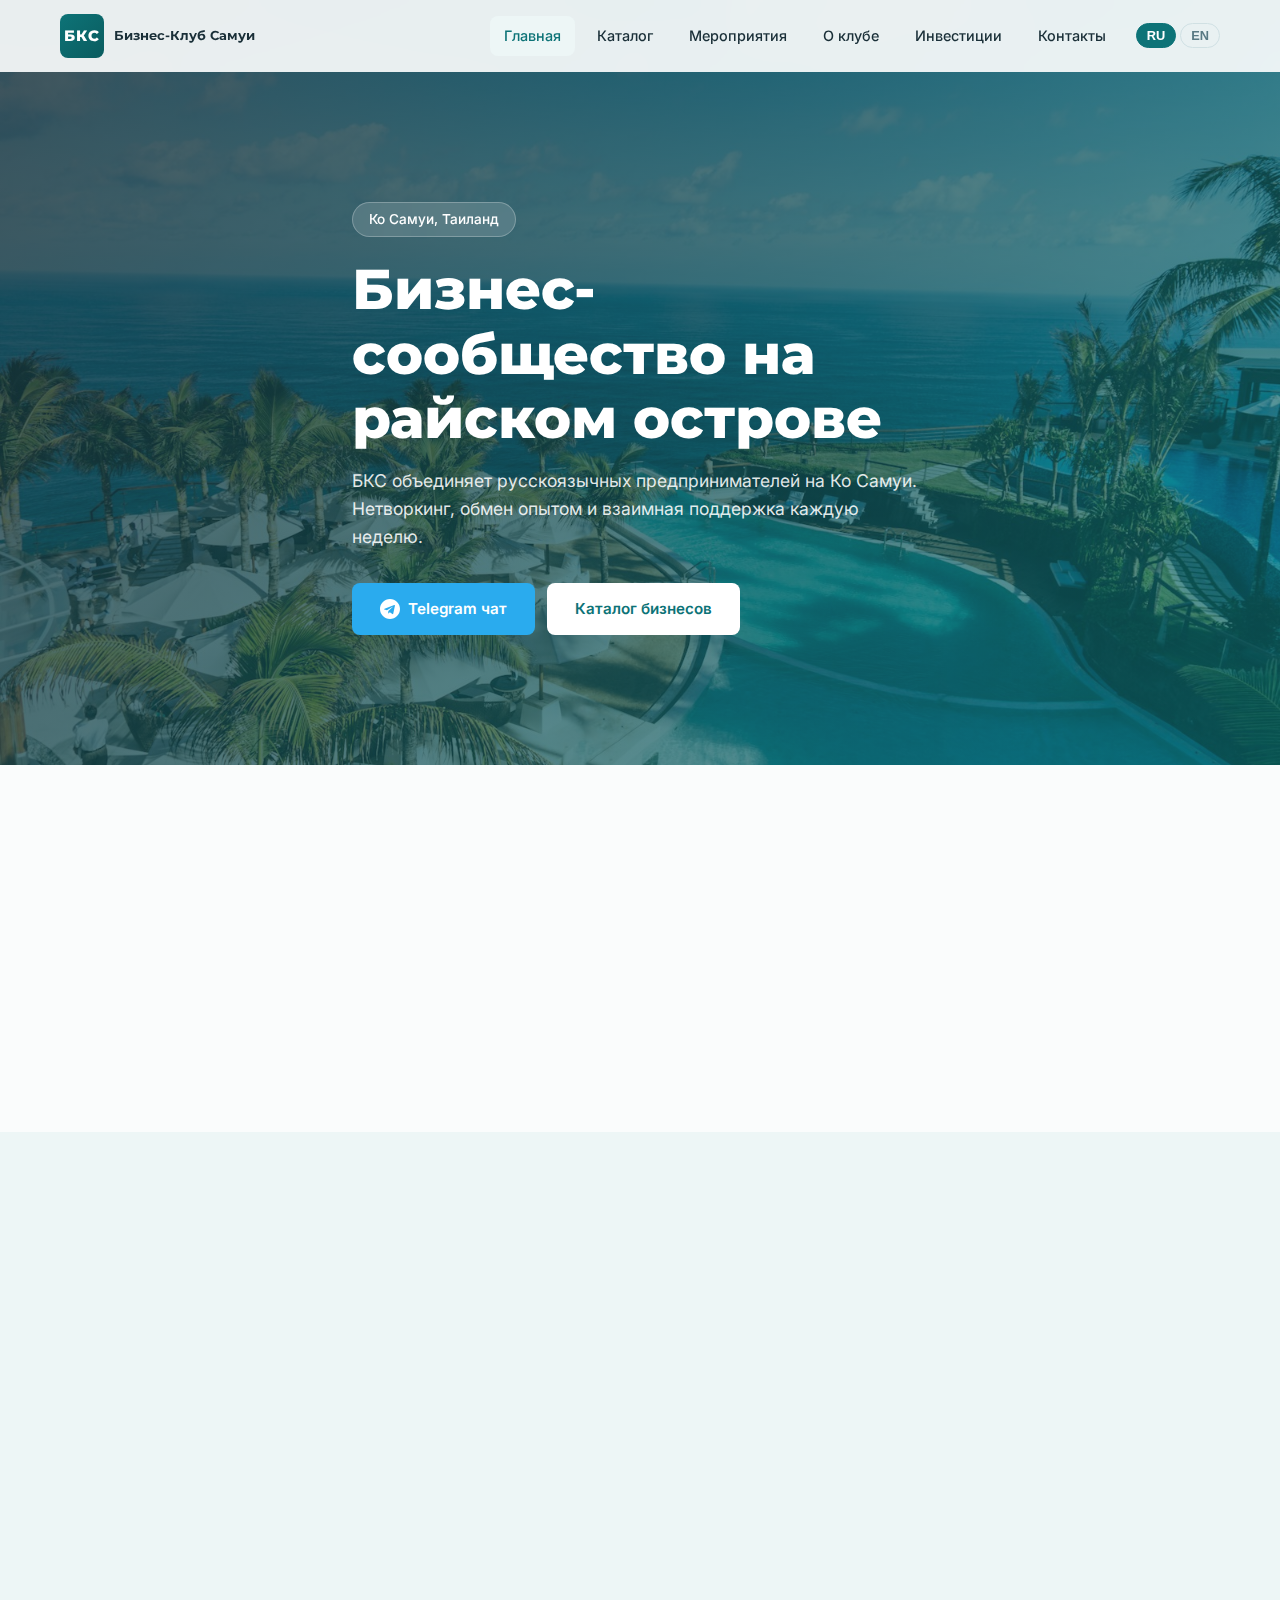
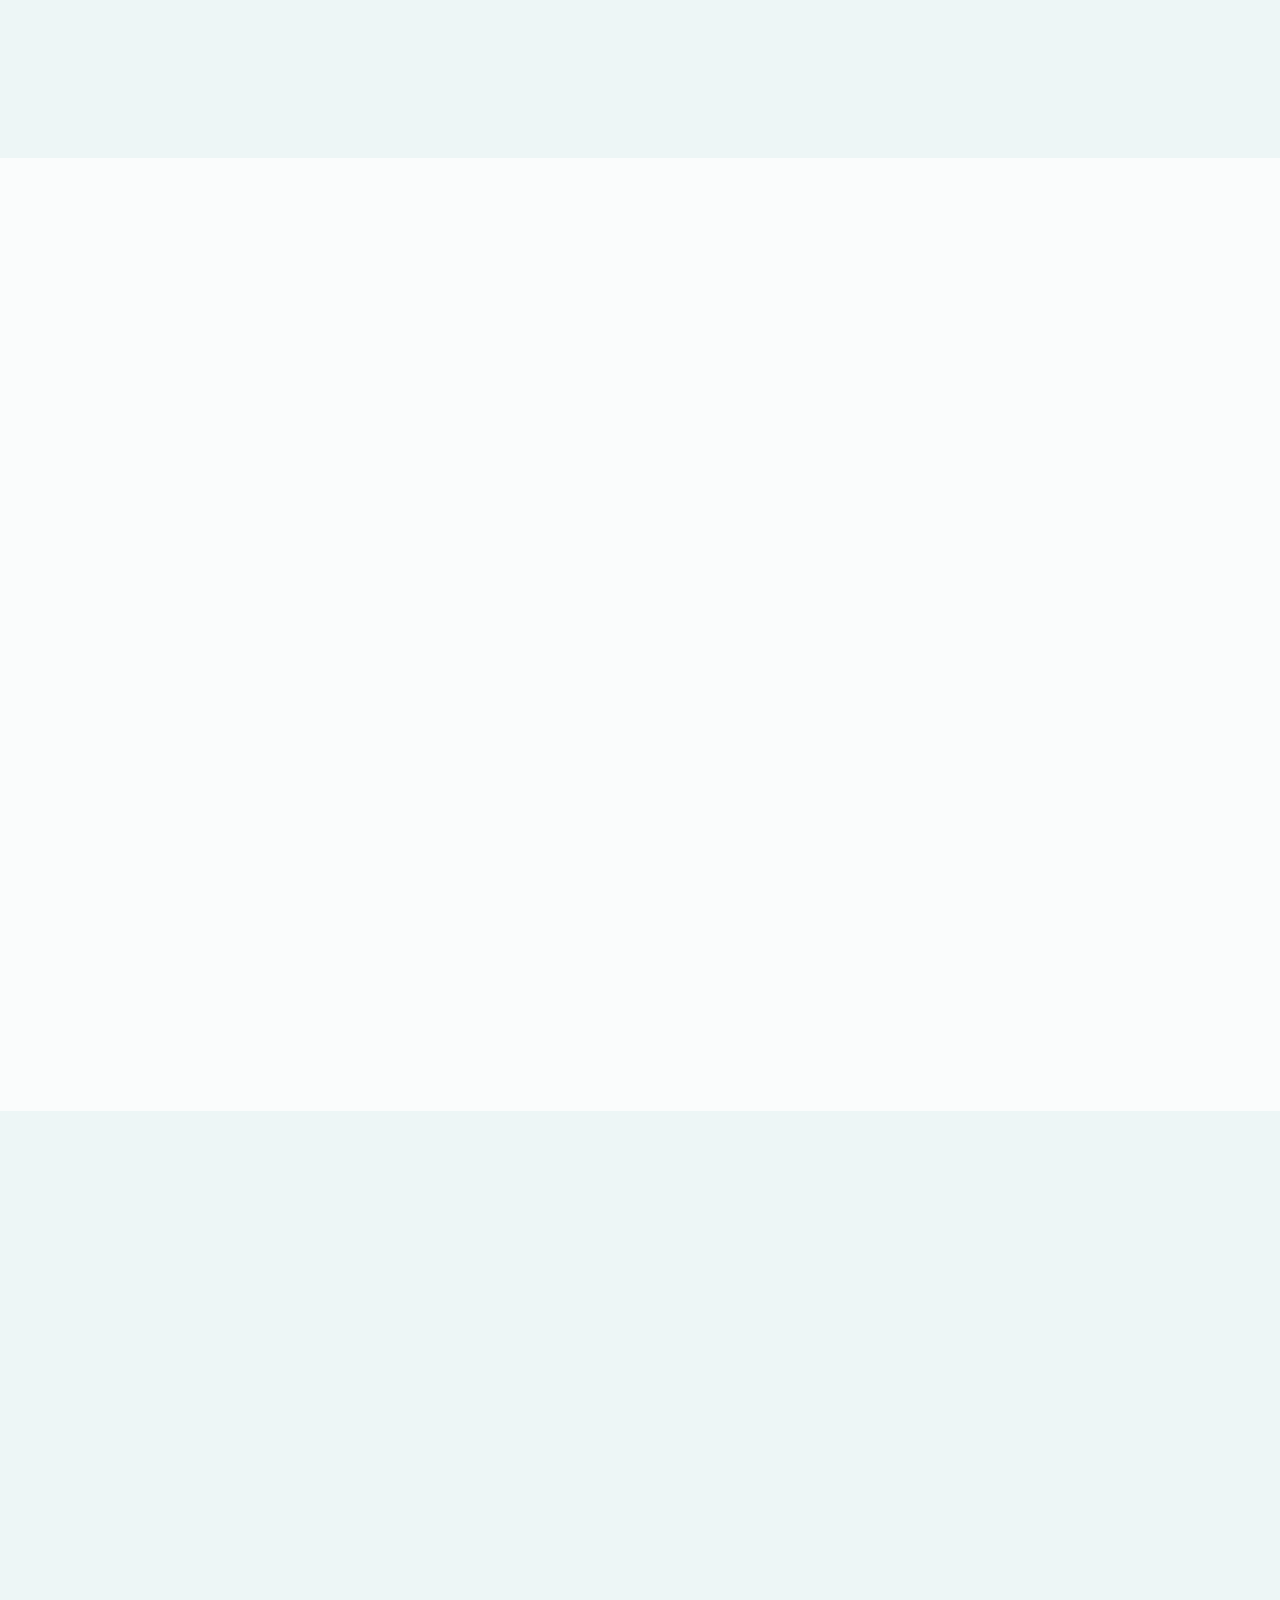
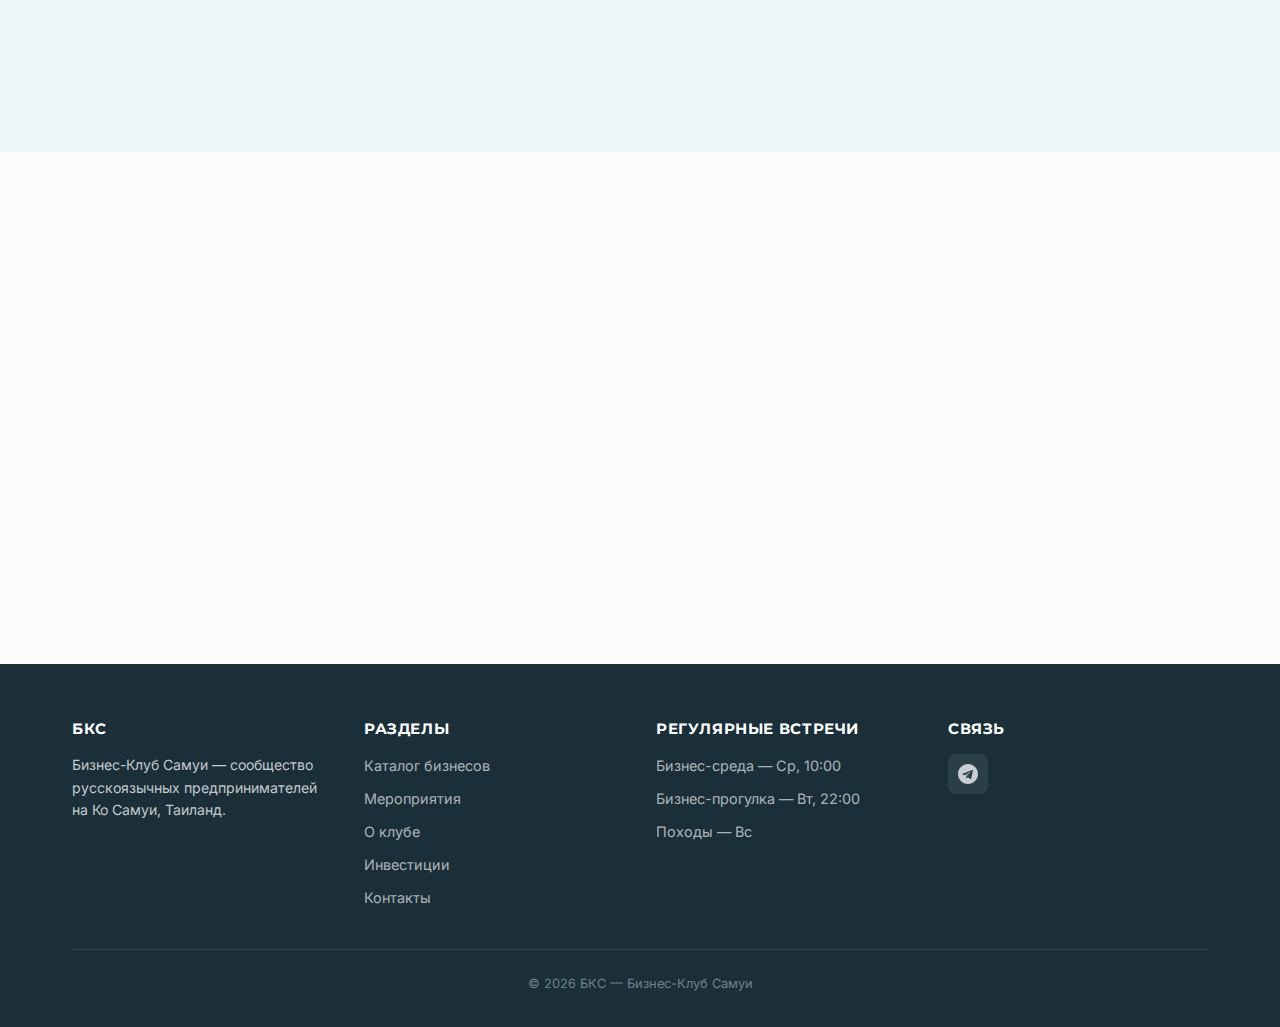
<file: index.html>
<!DOCTYPE html>
<html lang="ru">
<head>
  <meta charset="UTF-8">
  <meta name="viewport" content="width=device-width, initial-scale=1.0">
  <title>БКС — Бизнес-Клуб Самуи</title>
  <meta name="description" content="BKS — Business Club Samui. Russian-speaking business community on Koh Samui, Thailand. Networking, events, business directory.">
  <meta property="og:title" content="БКС — Бизнес-Клуб Самуи">
  <meta property="og:description" content="Русскоязычное бизнес-сообщество на Ко Самуи. Нетворкинг, мероприятия, каталог бизнесов.">
  <meta property="og:type" content="website">
  <meta property="og:locale" content="ru_RU">
  <link rel="canonical" href="https://samuibiz.club/">
  <link rel="preconnect" href="https://fonts.googleapis.com">
  <link rel="preconnect" href="https://fonts.gstatic.com" crossorigin>
  <link href="https://fonts.googleapis.com/css2?family=Inter:wght@400;500;600;700&family=Montserrat:wght@600;700;800&display=swap" rel="stylesheet">
  <link rel="icon" type="image/svg+xml" href="images/favicon.svg">
  <link rel="stylesheet" href="css/style.css">
  <script type="application/ld+json">
  {
    "@context": "https://schema.org",
    "@type": "Organization",
    "name": "BKS — Business Club Samui",
    "alternateName": "БКС — Бизнес-Клуб Самуи",
    "description": "Russian-speaking business community on Koh Samui, Thailand",
    "address": {
      "@type": "PostalAddress",
      "addressLocality": "Ko Samui",
      "addressRegion": "Surat Thani",
      "addressCountry": "TH"
    },
    "sameAs": ["https://t.me/samuibiz"]
  }
  </script>
</head>
<body>
  <a href="#main" class="skip-link" data-en="Skip to content" data-ru="К содержанию">К содержанию</a>

  <!-- Header -->
  <header class="header">
    <div class="header__inner">
      <a href="index.html" class="header__logo">
        <span class="logo-mark" data-en="BKS" data-ru="БКС">БКС</span>
        <span class="logo-text" data-en="Business Club Samui" data-ru="Бизнес-Клуб Самуи">Бизнес-Клуб Самуи</span>
      </a>

      <nav class="nav" aria-label="Main navigation">
        <a href="index.html" class="nav__link nav__link--active" data-en="Home" data-ru="Главная">Главная</a>
        <a href="directory.html" class="nav__link" data-en="Directory" data-ru="Каталог">Каталог</a>
        <a href="events.html" class="nav__link" data-en="Events" data-ru="Мероприятия">Мероприятия</a>
        <a href="about.html" class="nav__link" data-en="About" data-ru="О клубе">О клубе</a>
        <a href="investments.html" class="nav__link" data-en="Investments" data-ru="Инвестиции">Инвестиции</a>
        <a href="contacts.html" class="nav__link" data-en="Contacts" data-ru="Контакты">Контакты</a>
        <div class="lang-switch">
          <button class="lang-btn" data-lang="ru">RU</button>
          <button class="lang-btn" data-lang="en">EN</button>
        </div>
      </nav>

      <button class="hamburger" aria-label="Menu" aria-expanded="false">
        <span class="hamburger__line"></span>
        <span class="hamburger__line"></span>
        <span class="hamburger__line"></span>
      </button>
    </div>
  </header>

  <!-- Hero -->
  <section class="hero" style="background-image: url('images/hero-home.jpg'); background-color: var(--color-bg-dark);">
    <div class="hero__overlay"></div>
    <div class="container hero__content">
      <span class="hero__badge" data-en="Koh Samui, Thailand" data-ru="Ко Самуи, Таиланд">Ко Самуи, Таиланд</span>
      <h1 class="hero__title" data-en="Business Community on Paradise Island" data-ru="Бизнес-сообщество на райском острове">Бизнес-сообщество на райском острове</h1>
      <p class="hero__subtitle" data-en="BKS unites Russian-speaking entrepreneurs on Koh Samui. Networking, knowledge sharing, and mutual support every week." data-ru="БКС объединяет русскоязычных предпринимателей на Ко Самуи. Нетворкинг, обмен опытом и взаимная поддержка каждую неделю.">БКС объединяет русскоязычных предпринимателей на Ко Самуи. Нетворкинг, обмен опытом и взаимная поддержка каждую неделю.</p>
      <div class="hero__buttons">
        <a href="https://t.me/samuibiz" target="_blank" class="btn btn--telegram">
          <svg width="20" height="20" viewBox="0 0 24 24" fill="currentColor"><path d="M12 0C5.373 0 0 5.373 0 12s5.373 12 12 12 12-5.373 12-12S18.627 0 12 0zm5.894 8.221l-1.97 9.28c-.145.658-.537.818-1.084.508l-3-2.21-1.446 1.394c-.16.16-.295.295-.605.295l.213-3.053 5.56-5.023c.242-.213-.054-.334-.373-.121l-6.869 4.326-2.96-.924c-.64-.203-.658-.64.135-.954l11.566-4.458c.538-.196 1.006.128.832.94z"/></svg>
          <span data-en="Join Telegram" data-ru="Telegram чат">Telegram чат</span>
        </a>
        <a href="directory.html" class="btn btn--white" data-en="Business Directory" data-ru="Каталог бизнесов">Каталог бизнесов</a>
      </div>
    </div>
  </section>

  <main id="main">
    <!-- Stats -->
    <section class="section">
      <div class="container">
        <div class="stats fade-in">
          <div class="stat">
            <div class="stat__number">50+</div>
            <div class="stat__label" data-en="Members" data-ru="Участников">Участников</div>
          </div>
          <div class="stat">
            <div class="stat__number">30+</div>
            <div class="stat__label" data-en="Businesses" data-ru="Бизнесов">Бизнесов</div>
          </div>
          <div class="stat">
            <div class="stat__number">100+</div>
            <div class="stat__label" data-en="Events per Year" data-ru="Встреч в год">Встреч в год</div>
          </div>
          <div class="stat">
            <div class="stat__number">12</div>
            <div class="stat__label" data-en="Categories" data-ru="Категорий">Категорий</div>
          </div>
        </div>
      </div>
    </section>

    <!-- About Preview -->
    <section class="section section--alt">
      <div class="container">
        <div class="split fade-in">
          <img class="split__image" src="images/meeting.jpg" alt="BKS networking meeting">
          <div class="split__content">
            <h2 data-en="What is BKS?" data-ru="Что такое БКС?">Что такое БКС?</h2>
            <p data-en="BKS (Business Club Samui) is a community of Russian-speaking entrepreneurs and professionals living on Koh Samui. We meet every Wednesday to share experience, find partners, and support each other's businesses." data-ru="БКС (Бизнес-Клуб Самуи) — это сообщество русскоязычных предпринимателей и профессионалов, живущих на Ко Самуи. Мы встречаемся каждую среду, чтобы обмениваться опытом, находить партнёров и поддерживать бизнес друг друга.">БКС (Бизнес-Клуб Самуи) — это сообщество русскоязычных предпринимателей и профессионалов, живущих на Ко Самуи. Мы встречаемся каждую среду, чтобы обмениваться опытом, находить партнёров и поддерживать бизнес друг друга.</p>
            <a href="about.html" class="btn btn--outline btn--sm" data-en="Learn More" data-ru="Подробнее">Подробнее</a>
          </div>
        </div>
      </div>
    </section>

    <!-- Regular Events -->
    <section class="section">
      <div class="container">
        <h2 class="section-title fade-in" data-en="Regular Events" data-ru="Регулярные встречи">Регулярные встречи</h2>
        <p class="section-subtitle fade-in" data-en="Three formats — morning, evening, and adventure" data-ru="Три формата — утренний, вечерний и приключение">Три формата — утренний, вечерний и приключение</p>
        <div style="display: flex; flex-direction: column; gap: 20px;">
          <div class="event-card event-card--featured fade-in">
            <div class="event-card__date">
              <span class="event-card__day" data-en="WED" data-ru="СР">СР</span>
              <span class="event-card__month">10:00</span>
            </div>
            <div class="event-card__info">
              <h3 class="event-card__title" data-en="Business Wednesday" data-ru="Бизнес-среда">Бизнес-среда</h3>
              <div class="event-card__meta">
                <span class="event-card__meta-item" data-en="Every Wednesday, 10:00" data-ru="Каждую среду, 10:00">Каждую среду, 10:00</span>
                <span class="event-card__meta-item" data-en="Cafe Plankton" data-ru="Кафе Планктон">Кафе Планктон</span>
              </div>
              <p class="event-card__desc" data-en="Informal networking meeting. Bring your business cards, share news, find partners and clients among the Russian-speaking business community of Samui." data-ru="Неформальная нетворкинг-встреча. Приходите с визитками, делитесь новостями, находите партнёров и клиентов среди русскоязычного бизнес-сообщества Самуи.">Неформальная нетворкинг-встреча. Приходите с визитками, делитесь новостями, находите партнёров и клиентов среди русскоязычного бизнес-сообщества Самуи.</p>
            </div>
          </div>
          <div class="event-card event-card--featured fade-in">
            <div class="event-card__date">
              <span class="event-card__day" data-en="TUE" data-ru="ВТ">ВТ</span>
              <span class="event-card__month">22:00</span>
            </div>
            <div class="event-card__info">
              <h3 class="event-card__title" data-en="Evening Business Walk" data-ru="Вечерняя Бизнес-прогулка">Вечерняя Бизнес-прогулка</h3>
              <div class="event-card__meta">
                <span class="event-card__meta-item" data-en="Every Tuesday, 22:00" data-ru="Каждый вторник, 22:00">Каждый вторник, 22:00</span>
                <span class="event-card__meta-item" data-en="Lake near the basketball court" data-ru="Озеро у баскетбольной площадки">Озеро у баскетбольной площадки</span>
              </div>
              <p class="event-card__desc" data-en="Evening networking walk for those who prefer to think while moving. Walk, talk, and build connections in a relaxed atmosphere." data-ru="Вечерняя нетворкинг-прогулка для тех, кто предпочитает думать на ходу. Идём, разговариваем и строим связи в расслабленной атмосфере.">Вечерняя нетворкинг-прогулка для тех, кто предпочитает думать на ходу. Идём, разговариваем и строим связи в расслабленной атмосфере.</p>
            </div>
          </div>
          <div class="event-card event-card--featured fade-in">
            <div class="event-card__date">
              <span class="event-card__day" data-en="SUN" data-ru="ВС">ВС</span>
              <span class="event-card__month" data-en="morning" data-ru="утро">утро</span>
            </div>
            <div class="event-card__info">
              <h3 class="event-card__title" data-en="Jungle Calling! Hikes on Samui" data-ru="Джунгли зовут! Походы на Самуи">Джунгли зовут! Походы на Самуи</h3>
              <div class="event-card__meta">
                <span class="event-card__meta-item" data-en="Every Sunday" data-ru="Каждое воскресенье">Каждое воскресенье</span>
                <span class="event-card__meta-item" data-en="Various trails on Koh Samui" data-ru="Разные маршруты по Ко Самуи">Разные маршруты по Ко Самуи</span>
              </div>
              <p class="event-card__desc" data-en="Weekly jungle hikes exploring Samui's trails and hidden spots. Campfires, tea, and great company. Free for everyone, families with kids welcome!" data-ru="Еженедельные походы по джунглям — исследуем тропы и скрытые уголки острова. Костры, чай и отличная компания. Бесплатно, семьи с детьми приветствуются!">Еженедельные походы по джунглям — исследуем тропы и скрытые уголки острова. Костры, чай и отличная компания. Бесплатно, семьи с детьми приветствуются!</p>
            </div>
          </div>
        </div>
        <div style="text-align: center; margin-top: 32px;" class="fade-in">
          <a href="events.html" class="btn btn--outline btn--sm" data-en="All Events" data-ru="Все мероприятия">Все мероприятия</a>
        </div>
      </div>
    </section>

    <!-- Featured Businesses -->
    <section class="section section--alt">
      <div class="container">
        <h2 class="section-title fade-in" data-en="Featured Businesses" data-ru="Избранные бизнесы">Избранные бизнесы</h2>
        <p class="section-subtitle fade-in" data-en="Members of our business club" data-ru="Участники нашего бизнес-клуба">Участники нашего бизнес-клуба</p>
        <div class="cards-grid fade-in" id="featured-businesses">
          <!-- Filled by directory.js or hardcoded samples -->
          <div class="biz-card">
            <div class="biz-card__member-badge" data-en="BKS Member" data-ru="Член БКС">Член БКС</div>
            <div class="biz-card__header">
              <div class="biz-card__avatar biz-card__avatar--placeholder">N</div>
              <div>
                <h3 class="biz-card__name" data-en="Real Estate Agency" data-ru="Агентство недвижимости">Агентство недвижимости</h3>
                <span class="biz-card__category" data-en="Real Estate" data-ru="Недвижимость">Недвижимость</span>
              </div>
            </div>
            <p class="biz-card__desc" data-en="Premium villas and apartments on Koh Samui. Sales, rentals, investment consulting." data-ru="Премиум виллы и апартаменты на Ко Самуи. Продажа, аренда, инвестиционный консалтинг.">Премиум виллы и апартаменты на Ко Самуи. Продажа, аренда, инвестиционный консалтинг.</p>
            <div class="biz-card__footer">
              <span class="biz-card__link">
                <svg width="16" height="16" viewBox="0 0 24 24" fill="currentColor"><path d="M12 2.163c3.204 0 3.584.012 4.85.07 3.252.148 4.771 1.691 4.919 4.919.058 1.265.069 1.645.069 4.849 0 3.205-.012 3.584-.069 4.849-.149 3.225-1.664 4.771-4.919 4.919-1.266.058-1.644.07-4.85.07-3.204 0-3.584-.012-4.849-.07-3.26-.149-4.771-1.699-4.919-4.92-.058-1.265-.07-1.644-.07-4.849 0-3.204.013-3.583.07-4.849.149-3.227 1.664-4.771 4.919-4.919 1.266-.057 1.645-.069 4.849-.069zM12 0C8.741 0 8.333.014 7.053.072 2.695.272.273 2.69.073 7.052.014 8.333 0 8.741 0 12c0 3.259.014 3.668.072 4.948.2 4.358 2.618 6.78 6.98 6.98C8.333 23.986 8.741 24 12 24c3.259 0 3.668-.014 4.948-.072 4.354-.2 6.782-2.618 6.979-6.98.059-1.28.073-1.689.073-4.948 0-3.259-.014-3.667-.072-4.947-.196-4.354-2.617-6.78-6.979-6.98C15.668.014 15.259 0 12 0zm0 5.838a6.162 6.162 0 100 12.324 6.162 6.162 0 000-12.324zM12 16a4 4 0 110-8 4 4 0 010 8zm6.406-11.845a1.44 1.44 0 100 2.881 1.44 1.44 0 000-2.881z"/></svg>
                @example
              </span>
            </div>
          </div>

          <div class="biz-card">
            <div class="biz-card__member-badge" data-en="BKS Member" data-ru="Член БКС">Член БКС</div>
            <div class="biz-card__header">
              <div class="biz-card__avatar biz-card__avatar--placeholder">F</div>
              <div>
                <h3 class="biz-card__name" data-en="Photo Studio" data-ru="Фотостудия">Фотостудия</h3>
                <span class="biz-card__category" data-en="Photo & Video" data-ru="Фото и видео">Фото и видео</span>
              </div>
            </div>
            <p class="biz-card__desc" data-en="Professional photography on Koh Samui. Weddings, portraits, commercial shoots." data-ru="Профессиональная фотография на Ко Самуи. Свадьбы, портреты, коммерческие съёмки.">Профессиональная фотография на Ко Самуи. Свадьбы, портреты, коммерческие съёмки.</p>
            <div class="biz-card__footer">
              <span class="biz-card__link">
                <svg width="16" height="16" viewBox="0 0 24 24" fill="currentColor"><path d="M12 2.163c3.204 0 3.584.012 4.85.07 3.252.148 4.771 1.691 4.919 4.919.058 1.265.069 1.645.069 4.849 0 3.205-.012 3.584-.069 4.849-.149 3.225-1.664 4.771-4.919 4.919-1.266.058-1.644.07-4.85.07-3.204 0-3.584-.012-4.849-.07-3.26-.149-4.771-1.699-4.919-4.92-.058-1.265-.07-1.644-.07-4.849 0-3.204.013-3.583.07-4.849.149-3.227 1.664-4.771 4.919-4.919 1.266-.057 1.645-.069 4.849-.069zM12 0C8.741 0 8.333.014 7.053.072 2.695.272.273 2.69.073 7.052.014 8.333 0 8.741 0 12c0 3.259.014 3.668.072 4.948.2 4.358 2.618 6.78 6.98 6.98C8.333 23.986 8.741 24 12 24c3.259 0 3.668-.014 4.948-.072 4.354-.2 6.782-2.618 6.979-6.98.059-1.28.073-1.689.073-4.948 0-3.259-.014-3.667-.072-4.947-.196-4.354-2.617-6.78-6.979-6.98C15.668.014 15.259 0 12 0zm0 5.838a6.162 6.162 0 100 12.324 6.162 6.162 0 000-12.324zM12 16a4 4 0 110-8 4 4 0 010 8zm6.406-11.845a1.44 1.44 0 100 2.881 1.44 1.44 0 000-2.881z"/></svg>
                @example
              </span>
            </div>
          </div>

          <div class="biz-card">
            <div class="biz-card__member-badge" data-en="BKS Member" data-ru="Член БКС">Член БКС</div>
            <div class="biz-card__header">
              <div class="biz-card__avatar biz-card__avatar--placeholder">R</div>
              <div>
                <h3 class="biz-card__name" data-en="Thai Restaurant" data-ru="Тайский ресторан">Тайский ресторан</h3>
                <span class="biz-card__category" data-en="Restaurants & Cafes" data-ru="Рестораны и кафе">Рестораны и кафе</span>
              </div>
            </div>
            <p class="biz-card__desc" data-en="Authentic Thai and European cuisine. Cozy atmosphere on the beach. Events and private parties." data-ru="Аутентичная тайская и европейская кухня. Уютная атмосфера на пляже. Мероприятия и частные вечеринки.">Аутентичная тайская и европейская кухня. Уютная атмосфера на пляже. Мероприятия и частные вечеринки.</p>
            <div class="biz-card__footer">
              <span class="biz-card__link">
                <svg width="16" height="16" viewBox="0 0 24 24" fill="currentColor"><path d="M12 2.163c3.204 0 3.584.012 4.85.07 3.252.148 4.771 1.691 4.919 4.919.058 1.265.069 1.645.069 4.849 0 3.205-.012 3.584-.069 4.849-.149 3.225-1.664 4.771-4.919 4.919-1.266.058-1.644.07-4.85.07-3.204 0-3.584-.012-4.849-.07-3.26-.149-4.771-1.699-4.919-4.92-.058-1.265-.07-1.644-.07-4.849 0-3.204.013-3.583.07-4.849.149-3.227 1.664-4.771 4.919-4.919 1.266-.057 1.645-.069 4.849-.069zM12 0C8.741 0 8.333.014 7.053.072 2.695.272.273 2.69.073 7.052.014 8.333 0 8.741 0 12c0 3.259.014 3.668.072 4.948.2 4.358 2.618 6.78 6.98 6.98C8.333 23.986 8.741 24 12 24c3.259 0 3.668-.014 4.948-.072 4.354-.2 6.782-2.618 6.979-6.98.059-1.28.073-1.689.073-4.948 0-3.259-.014-3.667-.072-4.947-.196-4.354-2.617-6.78-6.979-6.98C15.668.014 15.259 0 12 0zm0 5.838a6.162 6.162 0 100 12.324 6.162 6.162 0 000-12.324zM12 16a4 4 0 110-8 4 4 0 010 8zm6.406-11.845a1.44 1.44 0 100 2.881 1.44 1.44 0 000-2.881z"/></svg>
                @example
              </span>
            </div>
          </div>
        </div>
        <div style="text-align: center; margin-top: 40px;" class="fade-in">
          <a href="directory.html" class="btn btn--primary" data-en="View All Businesses" data-ru="Все бизнесы">Все бизнесы</a>
        </div>
      </div>
    </section>

    <!-- CTA -->
    <section class="section">
      <div class="container">
        <div class="cta fade-in">
          <h2 data-en="Join BKS Today" data-ru="Вступайте в БКС">Вступайте в БКС</h2>
          <p data-en="Read the rules and join the Russian-speaking business community of Koh Samui!" data-ru="Ознакомьтесь с правилами и присоединяйтесь к русскоязычному бизнес-сообществу Ко Самуи!">Ознакомьтесь с правилами и присоединяйтесь к русскоязычному бизнес-сообществу Ко Самуи!</p>
          <div style="display: flex; gap: 0.75rem; justify-content: center; flex-wrap: wrap;">
            <a href="about.html#rules" class="btn btn--outline" style="border-color: white; color: white;">
              <span data-en="Read Rules" data-ru="Прочесть правила">Прочесть правила</span>
            </a>
            <a href="https://t.me/samuibiz" target="_blank" class="btn btn--white">
              <svg width="20" height="20" viewBox="0 0 24 24" fill="currentColor"><path d="M12 0C5.373 0 0 5.373 0 12s5.373 12 12 12 12-5.373 12-12S18.627 0 12 0zm5.894 8.221l-1.97 9.28c-.145.658-.537.818-1.084.508l-3-2.21-1.446 1.394c-.16.16-.295.295-.605.295l.213-3.053 5.56-5.023c.242-.213-.054-.334-.373-.121l-6.869 4.326-2.96-.924c-.64-.203-.658-.64.135-.954l11.566-4.458c.538-.196 1.006.128.832.94z"/></svg>
              <span data-en="Join @samuibiz" data-ru="Вступить в @samuibiz">Вступить в @samuibiz</span>
            </a>
          </div>
        </div>
      </div>
    </section>
  </main>

  <!-- Footer -->
  <footer class="footer">
    <div class="container">
      <div class="footer__grid">
        <div>
          <h4 class="footer__heading" data-en="BKS" data-ru="БКС">БКС</h4>
          <p style="font-size: 0.88rem; line-height: 1.6;" data-en="Business Club Samui — community of Russian-speaking entrepreneurs on Koh Samui, Thailand." data-ru="Бизнес-Клуб Самуи — сообщество русскоязычных предпринимателей на Ко Самуи, Таиланд.">Бизнес-Клуб Самуи — сообщество русскоязычных предпринимателей на Ко Самуи, Таиланд.</p>
        </div>
        <div>
          <h4 class="footer__heading" data-en="Pages" data-ru="Разделы">Разделы</h4>
          <div class="footer__links">
            <a href="directory.html" class="footer__link" data-en="Business Directory" data-ru="Каталог бизнесов">Каталог бизнесов</a>
            <a href="events.html" class="footer__link" data-en="Events" data-ru="Мероприятия">Мероприятия</a>
            <a href="about.html" class="footer__link" data-en="About the Club" data-ru="О клубе">О клубе</a>
            <a href="investments.html" class="footer__link" data-en="Investments" data-ru="Инвестиции">Инвестиции</a>
            <a href="contacts.html" class="footer__link" data-en="Contacts" data-ru="Контакты">Контакты</a>
          </div>
        </div>
        <div>
          <h4 class="footer__heading" data-en="Regular Meetings" data-ru="Регулярные встречи">Регулярные встречи</h4>
          <div class="footer__links">
            <span class="footer__link" data-en="Business Wednesday — Wed, 10:00" data-ru="Бизнес-среда — Ср, 10:00">Бизнес-среда — Ср, 10:00</span>
            <span class="footer__link" data-en="Evening Walk — Tue, 22:00" data-ru="Бизнес-прогулка — Вт, 22:00">Бизнес-прогулка — Вт, 22:00</span>
            <span class="footer__link" data-en="Jungle Hikes — Sun" data-ru="Походы — Вс">Походы — Вс</span>
          </div>
        </div>
        <div>
          <h4 class="footer__heading" data-en="Connect" data-ru="Связь">Связь</h4>
          <div class="footer__social">
            <a href="https://t.me/samuibiz" target="_blank" class="footer__social-link" aria-label="Telegram">
              <svg width="20" height="20" viewBox="0 0 24 24" fill="currentColor"><path d="M12 0C5.373 0 0 5.373 0 12s5.373 12 12 12 12-5.373 12-12S18.627 0 12 0zm5.894 8.221l-1.97 9.28c-.145.658-.537.818-1.084.508l-3-2.21-1.446 1.394c-.16.16-.295.295-.605.295l.213-3.053 5.56-5.023c.242-.213-.054-.334-.373-.121l-6.869 4.326-2.96-.924c-.64-.203-.658-.64.135-.954l11.566-4.458c.538-.196 1.006.128.832.94z"/></svg>
            </a>
          </div>
        </div>
      </div>
      <div class="footer__bottom">
        &copy; 2026 БКС — Бизнес-Клуб Самуи
      </div>
    </div>
  </footer>

  <script src="js/main.js"></script>
</body>
</html>
</file>
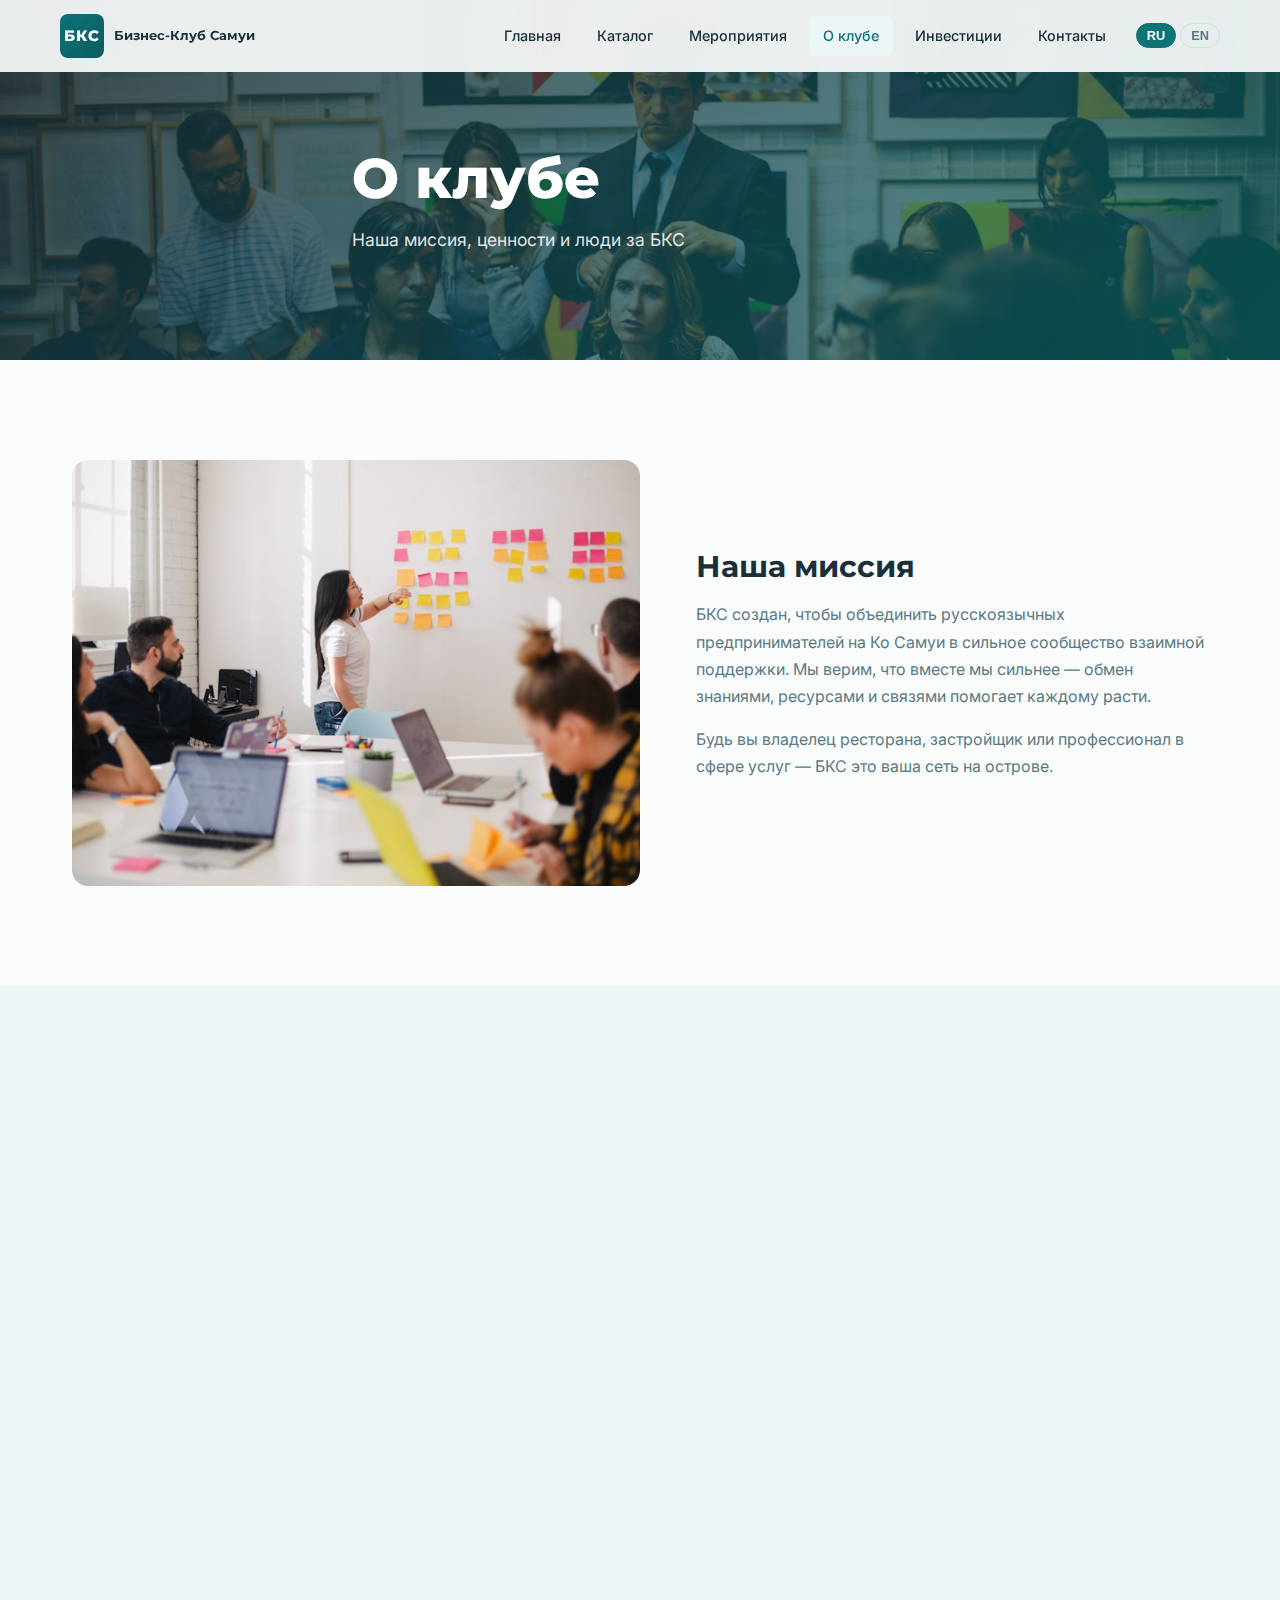
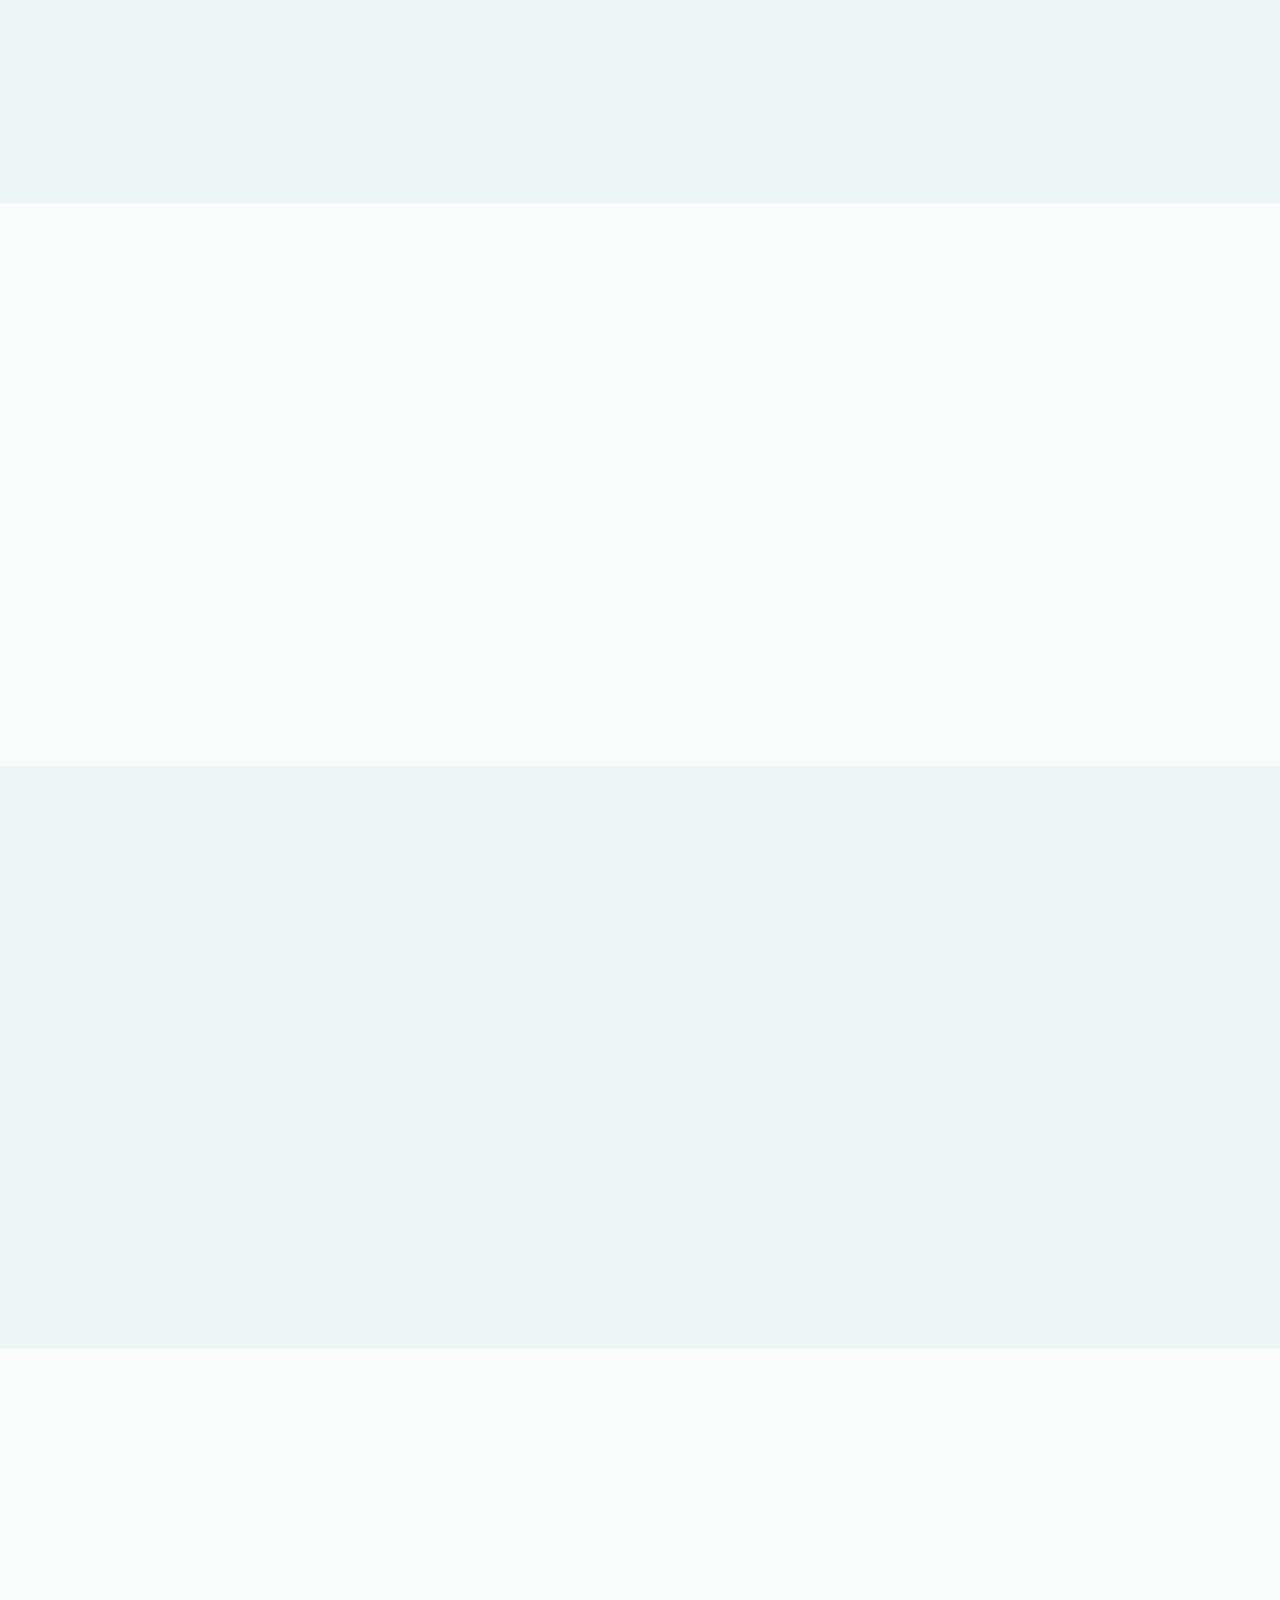
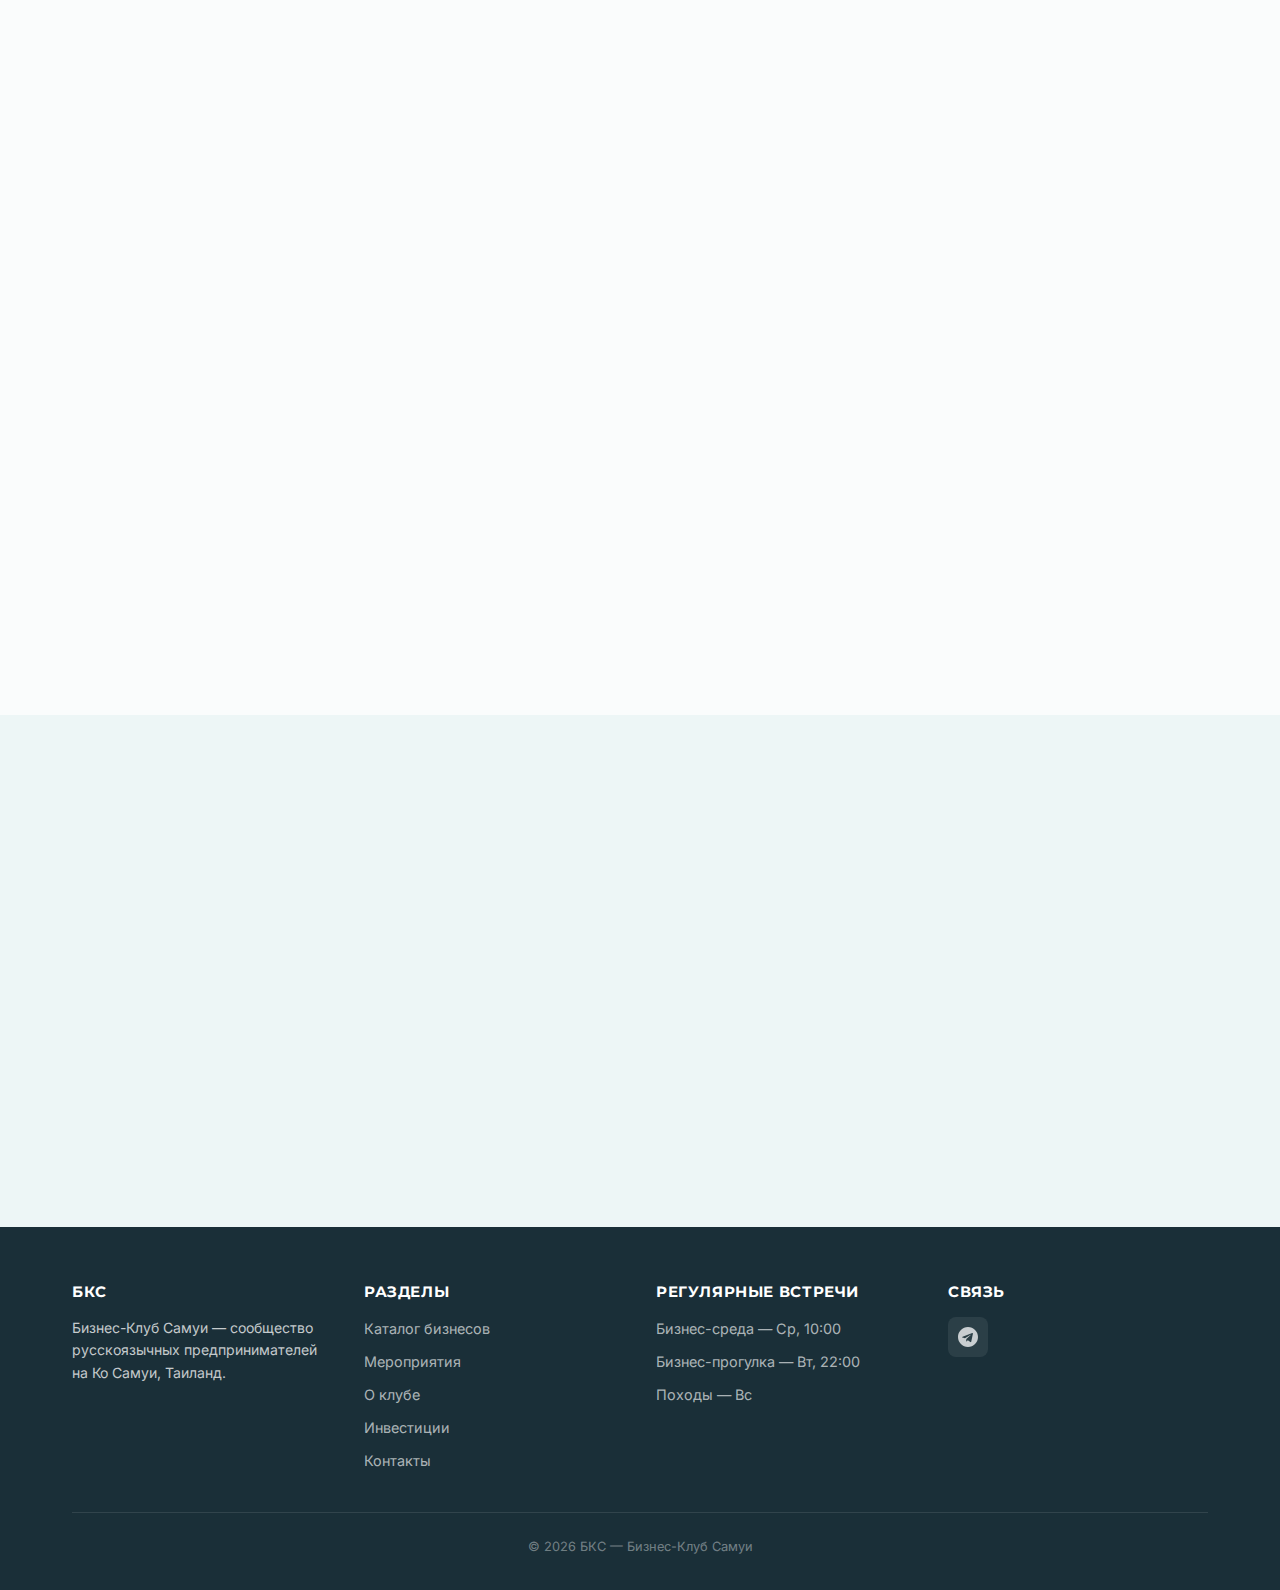
<file: about.html>
<!DOCTYPE html>
<html lang="ru">
<head>
  <meta charset="UTF-8">
  <meta name="viewport" content="width=device-width, initial-scale=1.0">
  <title>О клубе — БКС</title>
  <meta name="description" content="About BKS — Business Club Samui. Our mission, benefits, and team.">
  <meta property="og:title" content="О клубе — БКС">
  <meta property="og:description" content="Бизнес-Клуб Самуи: миссия, преимущества и команда.">
  <meta property="og:type" content="website">
  <link rel="canonical" href="https://samuibiz.club/about.html">
  <link rel="preconnect" href="https://fonts.googleapis.com">
  <link rel="preconnect" href="https://fonts.gstatic.com" crossorigin>
  <link href="https://fonts.googleapis.com/css2?family=Inter:wght@400;500;600;700&family=Montserrat:wght@600;700;800&display=swap" rel="stylesheet">
  <link rel="icon" type="image/svg+xml" href="images/favicon.svg">
  <link rel="stylesheet" href="css/style.css">
</head>
<body>
  <a href="#main" class="skip-link" data-en="Skip to content" data-ru="К содержанию">К содержанию</a>

  <!-- Header -->
  <header class="header">
    <div class="header__inner">
      <a href="index.html" class="header__logo">
        <span class="logo-mark" data-en="BKS" data-ru="БКС">БКС</span>
        <span class="logo-text" data-en="Business Club Samui" data-ru="Бизнес-Клуб Самуи">Бизнес-Клуб Самуи</span>
      </a>
      <nav class="nav" aria-label="Main navigation">
        <a href="index.html" class="nav__link" data-en="Home" data-ru="Главная">Главная</a>
        <a href="directory.html" class="nav__link" data-en="Directory" data-ru="Каталог">Каталог</a>
        <a href="events.html" class="nav__link" data-en="Events" data-ru="Мероприятия">Мероприятия</a>
        <a href="about.html" class="nav__link nav__link--active" data-en="About" data-ru="О клубе">О клубе</a>
        <a href="investments.html" class="nav__link" data-en="Investments" data-ru="Инвестиции">Инвестиции</a>
        <a href="contacts.html" class="nav__link" data-en="Contacts" data-ru="Контакты">Контакты</a>
        <div class="lang-switch">
          <button class="lang-btn" data-lang="ru">RU</button>
          <button class="lang-btn" data-lang="en">EN</button>
        </div>
      </nav>
      <button class="hamburger" aria-label="Menu" aria-expanded="false">
        <span class="hamburger__line"></span>
        <span class="hamburger__line"></span>
        <span class="hamburger__line"></span>
      </button>
    </div>
  </header>

  <!-- Hero -->
  <section class="hero hero--short" style="background-image: url('images/hero-about.jpg'); background-color: var(--color-bg-dark); background-position: center 25%;">
    <div class="hero__overlay"></div>
    <div class="container hero__content">
      <h1 class="hero__title" data-en="About the Club" data-ru="О клубе">О клубе</h1>
      <p class="hero__subtitle" data-en="Our mission, values, and the people behind BKS" data-ru="Наша миссия, ценности и люди за БКС">Наша миссия, ценности и люди за БКС</p>
    </div>
  </section>

  <main id="main">
    <!-- Mission -->
    <section class="section">
      <div class="container">
        <div class="split fade-in">
          <img class="split__image" src="images/meeting.jpg" alt="BKS business meeting">
          <div class="split__content">
            <h2 data-en="Our Mission" data-ru="Наша миссия">Наша миссия</h2>
            <p data-en="BKS was created to bring together Russian-speaking entrepreneurs on Koh Samui into a strong, supportive community. We believe that together we are stronger — sharing knowledge, resources, and connections helps everyone grow." data-ru="БКС создан, чтобы объединить русскоязычных предпринимателей на Ко Самуи в сильное сообщество взаимной поддержки. Мы верим, что вместе мы сильнее — обмен знаниями, ресурсами и связями помогает каждому расти.">БКС создан, чтобы объединить русскоязычных предпринимателей на Ко Самуи в сильное сообщество взаимной поддержки. Мы верим, что вместе мы сильнее — обмен знаниями, ресурсами и связями помогает каждому расти.</p>
            <p data-en="Whether you're running a restaurant, developing real estate, or offering professional services — BKS is your network on the island." data-ru="Будь вы владелец ресторана, застройщик или профессионал в сфере услуг — БКС это ваша сеть на острове.">Будь вы владелец ресторана, застройщик или профессионал в сфере услуг — БКС это ваша сеть на острове.</p>
          </div>
        </div>
      </div>
    </section>

    <!-- Benefits -->
    <section class="section section--alt">
      <div class="container">
        <h2 class="section-title fade-in" data-en="Why Join BKS?" data-ru="Почему БКС?">Почему БКС?</h2>
        <p class="section-subtitle fade-in" data-en="Benefits of being a club member" data-ru="Преимущества членства в клубе">Преимущества членства в клубе</p>
        <div class="cards-grid fade-in">
          <div class="feature-card">
            <div class="feature-card__icon">🤝</div>
            <h3 class="feature-card__title" data-en="Networking" data-ru="Нетворкинг">Нетворкинг</h3>
            <p class="feature-card__text" data-en="Meet like-minded business people every week. Expand your network organically." data-ru="Знакомьтесь с единомышленниками каждую неделю. Расширяйте связи естественно.">Знакомьтесь с единомышленниками каждую неделю. Расширяйте связи естественно.</p>
          </div>
          <div class="feature-card">
            <div class="feature-card__icon">💡</div>
            <h3 class="feature-card__title" data-en="Knowledge Sharing" data-ru="Обмен опытом">Обмен опытом</h3>
            <p class="feature-card__text" data-en="Weekly presentations, workshops, and discussions on topics relevant to doing business in Thailand." data-ru="Еженедельные презентации, мастер-классы и дискуссии по актуальным темам бизнеса в Таиланде.">Еженедельные презентации, мастер-классы и дискуссии по актуальным темам бизнеса в Таиланде.</p>
          </div>
          <div class="feature-card">
            <div class="feature-card__icon">📋</div>
            <h3 class="feature-card__title" data-en="Business Directory" data-ru="Каталог бизнесов">Каталог бизнесов</h3>
            <p class="feature-card__text" data-en="Get visibility for your business. Clients find you through our directory of trusted businesses." data-ru="Получите видимость для вашего бизнеса. Клиенты находят вас через наш каталог проверенных бизнесов.">Получите видимость для вашего бизнеса. Клиенты находят вас через наш каталог проверенных бизнесов.</p>
          </div>
          <div class="feature-card">
            <div class="feature-card__icon">🤲</div>
            <h3 class="feature-card__title" data-en="Collaboration" data-ru="Сотрудничество">Сотрудничество</h3>
            <p class="feature-card__text" data-en="Find partners, suppliers, and clients within the community. Collaborative deals happen naturally." data-ru="Находите партнёров, поставщиков и клиентов в сообществе. Совместные сделки возникают естественно.">Находите партнёров, поставщиков и клиентов в сообществе. Совместные сделки возникают естественно.</p>
          </div>
          <div class="feature-card">
            <div class="feature-card__icon">🌴</div>
            <h3 class="feature-card__title" data-en="Local Expertise" data-ru="Местная экспертиза">Местная экспертиза</h3>
            <p class="feature-card__text" data-en="Navigate the Thai business landscape together. Legal, tax, and cultural insights from experienced expats." data-ru="Навигируйте тайский бизнес-ландшафт вместе. Юридические, налоговые и культурные советы от опытных экспатов.">Навигируйте тайский бизнес-ландшафт вместе. Юридические, налоговые и культурные советы от опытных экспатов.</p>
          </div>
          <div class="feature-card">
            <div class="feature-card__icon">🎉</div>
            <h3 class="feature-card__title" data-en="Social Events" data-ru="Социальные мероприятия">Социальные мероприятия</h3>
            <p class="feature-card__text" data-en="Build personal connections beyond business. Special events, dinners, and celebrations throughout the year." data-ru="Стройте личные связи за рамками бизнеса. Специальные мероприятия, ужины и праздники в течение года.">Стройте личные связи за рамками бизнеса. Специальные мероприятия, ужины и праздники в течение года.</p>
          </div>
        </div>
      </div>
    </section>

    <!-- Values -->
    <section class="section">
      <div class="container">
        <h2 class="section-title fade-in" data-en="Our Values" data-ru="Наши ценности">Наши ценности</h2>
        <p class="section-subtitle fade-in" data-en="Information, safety, and family values" data-ru="Информация, безопасность и семейные ценности">Информация, безопасность и семейные ценности</p>
        <div class="cards-grid fade-in">
          <div class="feature-card">
            <div class="feature-card__icon">📚</div>
            <h3 class="feature-card__title" data-en="Information" data-ru="Информация">Информация</h3>
            <p class="feature-card__text" data-en="Reliable, verified information about doing business in Thailand. From newcomers to experienced investors." data-ru="Надёжная, проверенная информация о ведении бизнеса в Таиланде. От новичков до опытных инвесторов.">Надёжная, проверенная информация о ведении бизнеса в Таиланде. От новичков до опытных инвесторов.</p>
          </div>
          <div class="feature-card">
            <div class="feature-card__icon">🛡️</div>
            <h3 class="feature-card__title" data-en="Safety" data-ru="Безопасность">Безопасность</h3>
            <p class="feature-card__text" data-en="Verification services, trusted partners, and community support. Do business with confidence." data-ru="Услуги проверки, проверенные партнёры и поддержка сообщества. Ведите бизнес с уверенностью.">Услуги проверки, проверенные партнёры и поддержка сообщества. Ведите бизнес с уверенностью.</p>
          </div>
          <div class="feature-card">
            <div class="feature-card__icon">👨‍👩‍👧‍👦</div>
            <h3 class="feature-card__title" data-en="Family Values" data-ru="Семейные ценности">Семейные ценности</h3>
            <p class="feature-card__text" data-en="We are a community of families living on Samui. Business and life go hand in hand." data-ru="Мы — сообщество семей, живущих на Самуи. Бизнес и жизнь идут рука об руку.">Мы — сообщество семей, живущих на Самуи. Бизнес и жизнь идут рука об руку.</p>
          </div>
        </div>
      </div>
    </section>

    <!-- Leadership -->
    <section class="section section--alt">
      <div class="container">
        <h2 class="section-title fade-in" data-en="Leadership" data-ru="Руководство">Руководство</h2>
        <p class="section-subtitle fade-in" data-en="The team behind BKS" data-ru="Команда БКС">Команда БКС</p>
        <div class="cards-grid fade-in" style="grid-template-columns: repeat(auto-fit, minmax(180px, 1fr));">
          <div class="team-member">
            <img class="team-member__avatar" src="images/team/alexey.jpg" alt="Alexey Korsun" style="width: 80px; height: 80px; border-radius: 50%; object-fit: cover; margin: 0 auto 12px; display: block;">
            <div class="team-member__fullname" data-en="Alexey Korsun" data-ru="Алексей Корсун">Алексей Корсун</div>
            <a href="https://t.me/akorsun" target="_blank" class="team-member__name">@akorsun</a>
            <div class="team-member__role" data-en="Process optimization, founder of questoria.com" data-ru="Оптимизация процессов, основатель questoria.com">Оптимизация процессов, основатель questoria.com</div>
          </div>
          <div class="team-member">
            <img class="team-member__avatar" src="images/team/kestas.jpg" alt="Kestas" style="width: 80px; height: 80px; border-radius: 50%; object-fit: cover; margin: 0 auto 12px; display: block;">
            <div class="team-member__fullname" data-en="Kestas" data-ru="Кестас">Кестас</div>
            <a href="https://t.me/k_pru" target="_blank" class="team-member__name">@k_pru</a>
            <div class="team-member__role" data-en="Entrepreneur in Russia and Thailand" data-ru="Предприниматель в России и Таиланде">Предприниматель в России и Таиланде</div>
          </div>
          <div class="team-member">
            <img class="team-member__avatar" src="images/team/natali.jpg" alt="Natali" style="width: 80px; height: 80px; border-radius: 50%; object-fit: cover; margin: 0 auto 12px; display: block;">
            <div class="team-member__fullname" data-en="Natali" data-ru="Натали">Натали</div>
            <a href="https://t.me/Natali_na_Samui" target="_blank" class="team-member__name">@Natali_na_Samui</a>
            <div class="team-member__role" data-en="Community, projects & events" data-ru="Комьюнити, проекты и мероприятия">Комьюнити, проекты и мероприятия</div>
          </div>
          <div class="team-member">
            <img class="team-member__avatar" src="images/team/sergey.jpg" alt="Sergey Luponosov" style="width: 80px; height: 80px; border-radius: 50%; object-fit: cover; margin: 0 auto 12px; display: block;">
            <div class="team-member__fullname" data-en="Sergey Luponosov" data-ru="Сергей Лупоносов">Сергей Лупоносов</div>
            <a href="https://t.me/Sergey_samui" target="_blank" class="team-member__name">@Sergey_samui</a>
            <div class="team-member__role" data-en="Real estate agency owner on Samui" data-ru="Владелец агентства недвижимости на Самуи">Владелец агентства недвижимости на Самуи</div>
          </div>
          <div class="team-member">
            <img class="team-member__avatar" src="images/team/andrey.jpg" alt="Andrey Dmitriev" style="width: 80px; height: 80px; border-radius: 50%; object-fit: cover; margin: 0 auto 12px; display: block;">
            <div class="team-member__fullname" data-en="Andrey Dmitriev" data-ru="Андрей Дмитриев">Андрей Дмитриев</div>
            <a href="https://t.me/Samuidays" target="_blank" class="team-member__name">@Samuidays</a>
            <div class="team-member__role" data-en="Director of school and kindergarten" data-ru="Директор школы и детского сада">Директор школы и детского сада</div>
          </div>
        </div>
      </div>
    </section>

    <!-- Club Rules -->
    <section class="section" id="rules">
      <div class="container">
        <h2 class="section-title fade-in" data-en="Club Rules" data-ru="Правила клуба">Правила клуба</h2>
        <p class="section-subtitle fade-in" data-en="Please read before joining" data-ru="Ознакомьтесь перед вступлением">Ознакомьтесь перед вступлением</p>
        <div class="cards-grid fade-in">
          <div class="feature-card">
            <div class="feature-card__icon">&#128188;</div>
            <h3 class="feature-card__title" data-en="Business Only" data-ru="Только бизнес">Только бизнес</h3>
            <p class="feature-card__text" data-en="The group is dedicated to business management and all aspects of entrepreneurship. Only current, relevant experience. No coaching or psychology." data-ru="Группа посвящена управлению и всем аспектам бизнеса. Только актуальная информация и опыт. Коучинг и психология не обсуждаются.">Группа посвящена управлению и всем аспектам бизнеса. Только актуальная информация и опыт. Коучинг и психология не обсуждаются.</p>
          </div>
          <div class="feature-card">
            <div class="feature-card__icon">&#129309;</div>
            <h3 class="feature-card__title" data-en="Active Entrepreneurs" data-ru="Активные предприниматели">Активные предприниматели</h3>
            <p class="feature-card__text" data-en="Only active entrepreneurs and business owners. We communicate on a first-name basis." data-ru="Только активные предприниматели и бизнесмены. Общение на «ты».">Только активные предприниматели и бизнесмены. Общение на «ты».</p>
          </div>
          <div class="feature-card">
            <div class="feature-card__icon">&#128172;</div>
            <h3 class="feature-card__title" data-en="Respectful Communication" data-ru="Культура общения">Культура общения</h3>
            <p class="feature-card__text" data-en="No insults or aggression. Criticize ideas, not people. Personal matters — in private messages. Think before posting to 1000+ members." data-ru="Без оскорблений и агрессии. Критикуйте идеи, а не людей. Личные вопросы — в личные сообщения. Пишите обдуманно — в чате 1000+ участников.">Без оскорблений и агрессии. Критикуйте идеи, а не людей. Личные вопросы — в личные сообщения. Пишите обдуманно — в чате 1000+ участников.</p>
          </div>
          <div class="feature-card">
            <div class="feature-card__icon">&#128683;</div>
            <h3 class="feature-card__title" data-en="No Advertising" data-ru="Без рекламы">Без рекламы</h3>
            <p class="feature-card__text" data-en="No ads, sale announcements, currency exchange, referral links, or service offers. Only a brief initial business introduction is allowed." data-ru="Реклама, объявления о продаже, обмен валют, реферальные ссылки и предложения услуг запрещены. Допускается только краткое первичное представление бизнеса.">Реклама, объявления о продаже, обмен валют, реферальные ссылки и предложения услуг запрещены. Допускается только краткое первичное представление бизнеса.</p>
          </div>
          <div class="feature-card">
            <div class="feature-card__icon">&#128197;</div>
            <h3 class="feature-card__title" data-en="Meetings" data-ru="Встречи">Встречи</h3>
            <p class="feature-card__text" data-en="Meeting organizers coordinate all details with the administration in advance." data-ru="Организаторы встреч согласовывают детали с администрацией.">Организаторы встреч согласовывают детали с администрацией.</p>
          </div>
          <div class="feature-card">
            <div class="feature-card__icon">&#9878;</div>
            <h3 class="feature-card__title" data-en="Thai Law" data-ru="Закон Таиланда">Закон Таиланда</h3>
            <p class="feature-card__text" data-en="Respect Thai law. Insulting the royal family is strictly prohibited." data-ru="Соблюдайте законодательство Таиланда. Оскорбление королевской семьи строго запрещено.">Соблюдайте законодательство Таиланда. Оскорбление королевской семьи строго запрещено.</p>
          </div>
        </div>
        <div class="text-center fade-in" style="margin-top: 1.5rem;">
          <a href="https://telegra.ph/Pravila-Biznes-Kluba-Samui-06-01" target="_blank" rel="noopener" class="btn btn--outline" data-en="Full Rules on Telegraph" data-ru="Полные правила на Telegraph">Полные правила на Telegraph</a>
        </div>
      </div>
    </section>

    <!-- CTA -->
    <section class="section section--alt">
      <div class="container">
        <div class="cta fade-in">
          <h2 data-en="Ready to Join?" data-ru="Готовы вступить?">Готовы вступить?</h2>
          <p data-en="Read the rules and join our Telegram community!" data-ru="Ознакомьтесь с правилами и вступайте в наше Telegram-сообщество!">Ознакомьтесь с правилами и вступайте в наше Telegram-сообщество!</p>
          <div style="display: flex; gap: 0.75rem; justify-content: center; flex-wrap: wrap;">
            <a href="#rules" class="btn btn--outline" style="border-color: white; color: white;">
              <span data-en="Read Rules" data-ru="Прочесть правила">Прочесть правила</span>
            </a>
            <a href="https://t.me/samuibiz" target="_blank" class="btn btn--white">
              <svg width="20" height="20" viewBox="0 0 24 24" fill="currentColor"><path d="M12 0C5.373 0 0 5.373 0 12s5.373 12 12 12 12-5.373 12-12S18.627 0 12 0zm5.894 8.221l-1.97 9.28c-.145.658-.537.818-1.084.508l-3-2.21-1.446 1.394c-.16.16-.295.295-.605.295l.213-3.053 5.56-5.023c.242-.213-.054-.334-.373-.121l-6.869 4.326-2.96-.924c-.64-.203-.658-.64.135-.954l11.566-4.458c.538-.196 1.006.128.832.94z"/></svg>
              <span data-en="Join @samuibiz" data-ru="Вступить в @samuibiz">Вступить в @samuibiz</span>
            </a>
          </div>
        </div>
      </div>
    </section>
  </main>

  <!-- Footer -->
  <footer class="footer">
    <div class="container">
      <div class="footer__grid">
        <div>
          <h4 class="footer__heading" data-en="BKS" data-ru="БКС">БКС</h4>
          <p style="font-size: 0.88rem; line-height: 1.6;" data-en="Business Club Samui — community of Russian-speaking entrepreneurs on Koh Samui, Thailand." data-ru="Бизнес-Клуб Самуи — сообщество русскоязычных предпринимателей на Ко Самуи, Таиланд.">Бизнес-Клуб Самуи — сообщество русскоязычных предпринимателей на Ко Самуи, Таиланд.</p>
        </div>
        <div>
          <h4 class="footer__heading" data-en="Pages" data-ru="Разделы">Разделы</h4>
          <div class="footer__links">
            <a href="directory.html" class="footer__link" data-en="Business Directory" data-ru="Каталог бизнесов">Каталог бизнесов</a>
            <a href="events.html" class="footer__link" data-en="Events" data-ru="Мероприятия">Мероприятия</a>
            <a href="about.html" class="footer__link" data-en="About the Club" data-ru="О клубе">О клубе</a>
            <a href="investments.html" class="footer__link" data-en="Investments" data-ru="Инвестиции">Инвестиции</a>
            <a href="contacts.html" class="footer__link" data-en="Contacts" data-ru="Контакты">Контакты</a>
          </div>
        </div>
        <div>
          <h4 class="footer__heading" data-en="Regular Meetings" data-ru="Регулярные встречи">Регулярные встречи</h4>
          <div class="footer__links">
            <span class="footer__link" data-en="Business Wednesday — Wed, 10:00" data-ru="Бизнес-среда — Ср, 10:00">Бизнес-среда — Ср, 10:00</span>
            <span class="footer__link" data-en="Evening Walk — Tue, 22:00" data-ru="Бизнес-прогулка — Вт, 22:00">Бизнес-прогулка — Вт, 22:00</span>
            <span class="footer__link" data-en="Jungle Hikes — Sun" data-ru="Походы — Вс">Походы — Вс</span>
          </div>
        </div>
        <div>
          <h4 class="footer__heading" data-en="Connect" data-ru="Связь">Связь</h4>
          <div class="footer__social">
            <a href="https://t.me/samuibiz" target="_blank" class="footer__social-link" aria-label="Telegram">
              <svg width="20" height="20" viewBox="0 0 24 24" fill="currentColor"><path d="M12 0C5.373 0 0 5.373 0 12s5.373 12 12 12 12-5.373 12-12S18.627 0 12 0zm5.894 8.221l-1.97 9.28c-.145.658-.537.818-1.084.508l-3-2.21-1.446 1.394c-.16.16-.295.295-.605.295l.213-3.053 5.56-5.023c.242-.213-.054-.334-.373-.121l-6.869 4.326-2.96-.924c-.64-.203-.658-.64.135-.954l11.566-4.458c.538-.196 1.006.128.832.94z"/></svg>
            </a>
          </div>
        </div>
      </div>
      <div class="footer__bottom">&copy; 2026 БКС — Бизнес-Клуб Самуи</div>
    </div>
  </footer>

  <script src="js/main.js"></script>
</body>
</html>
</file>
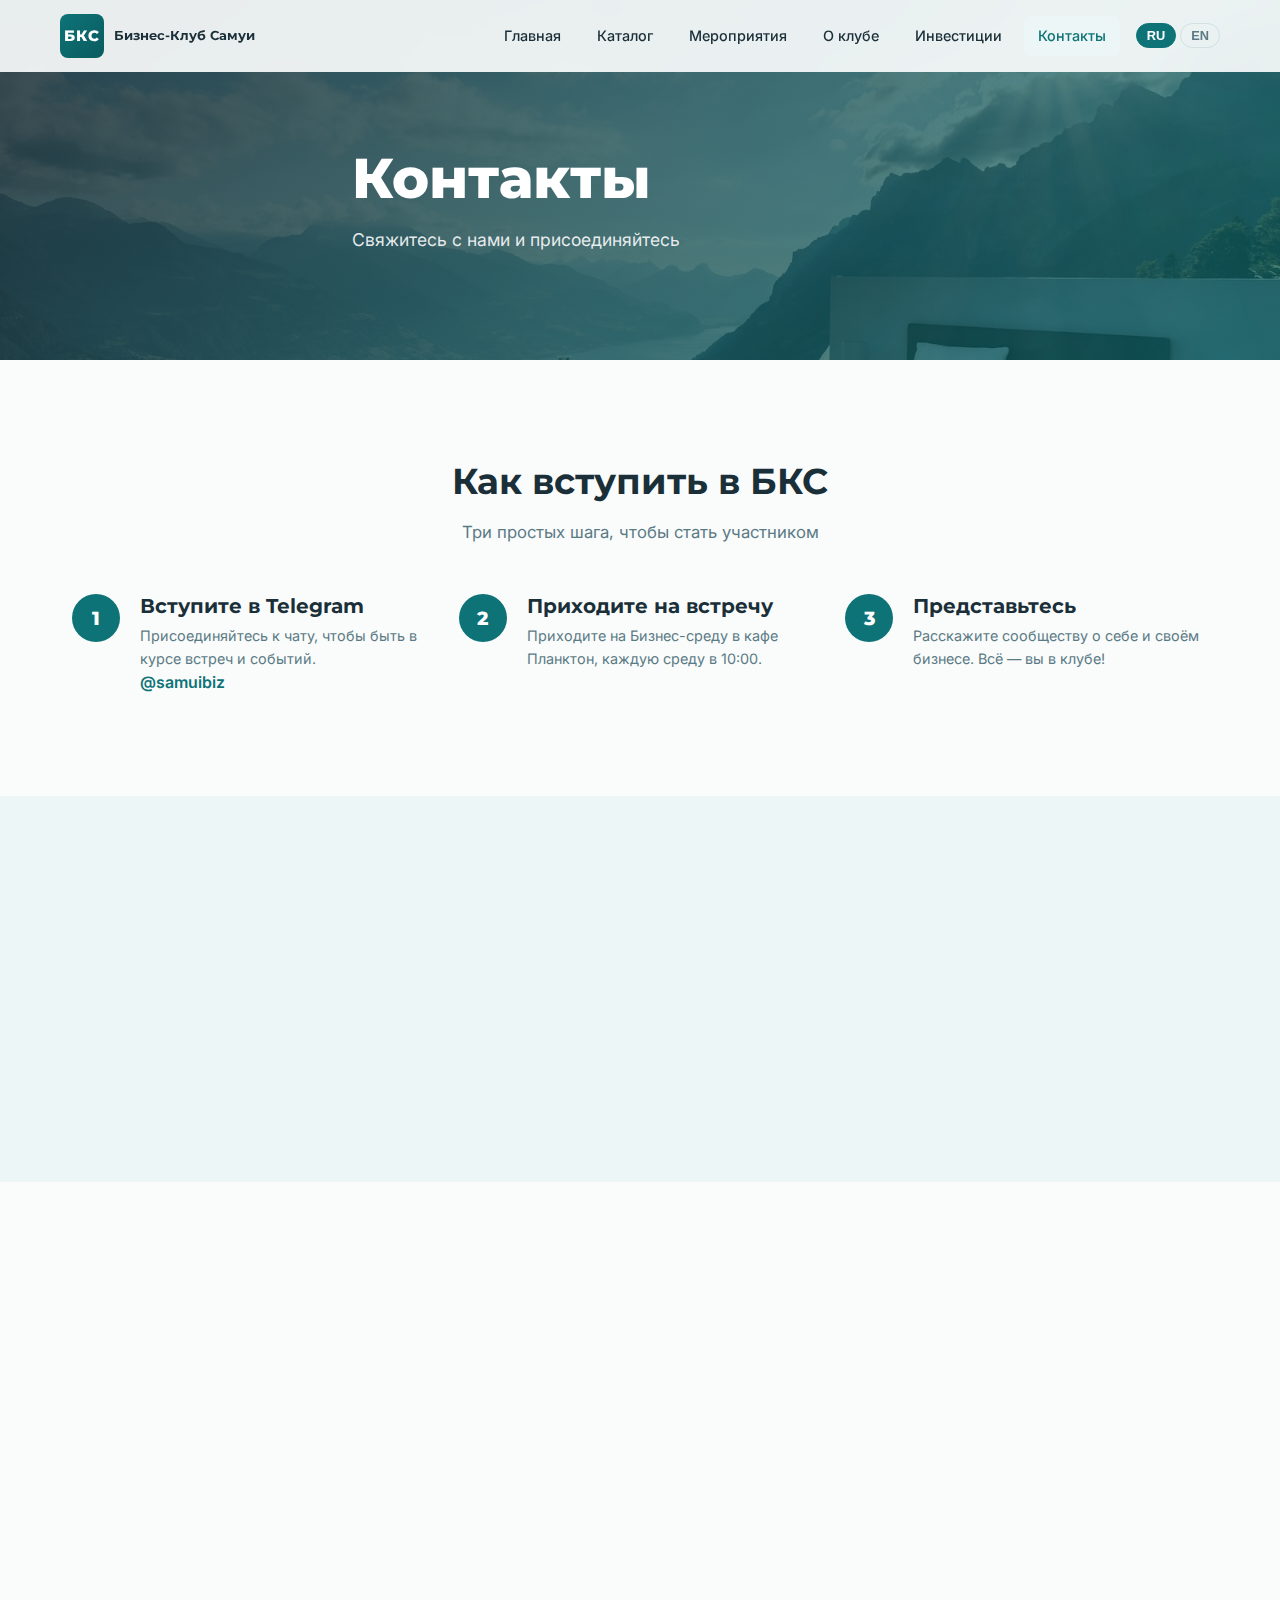
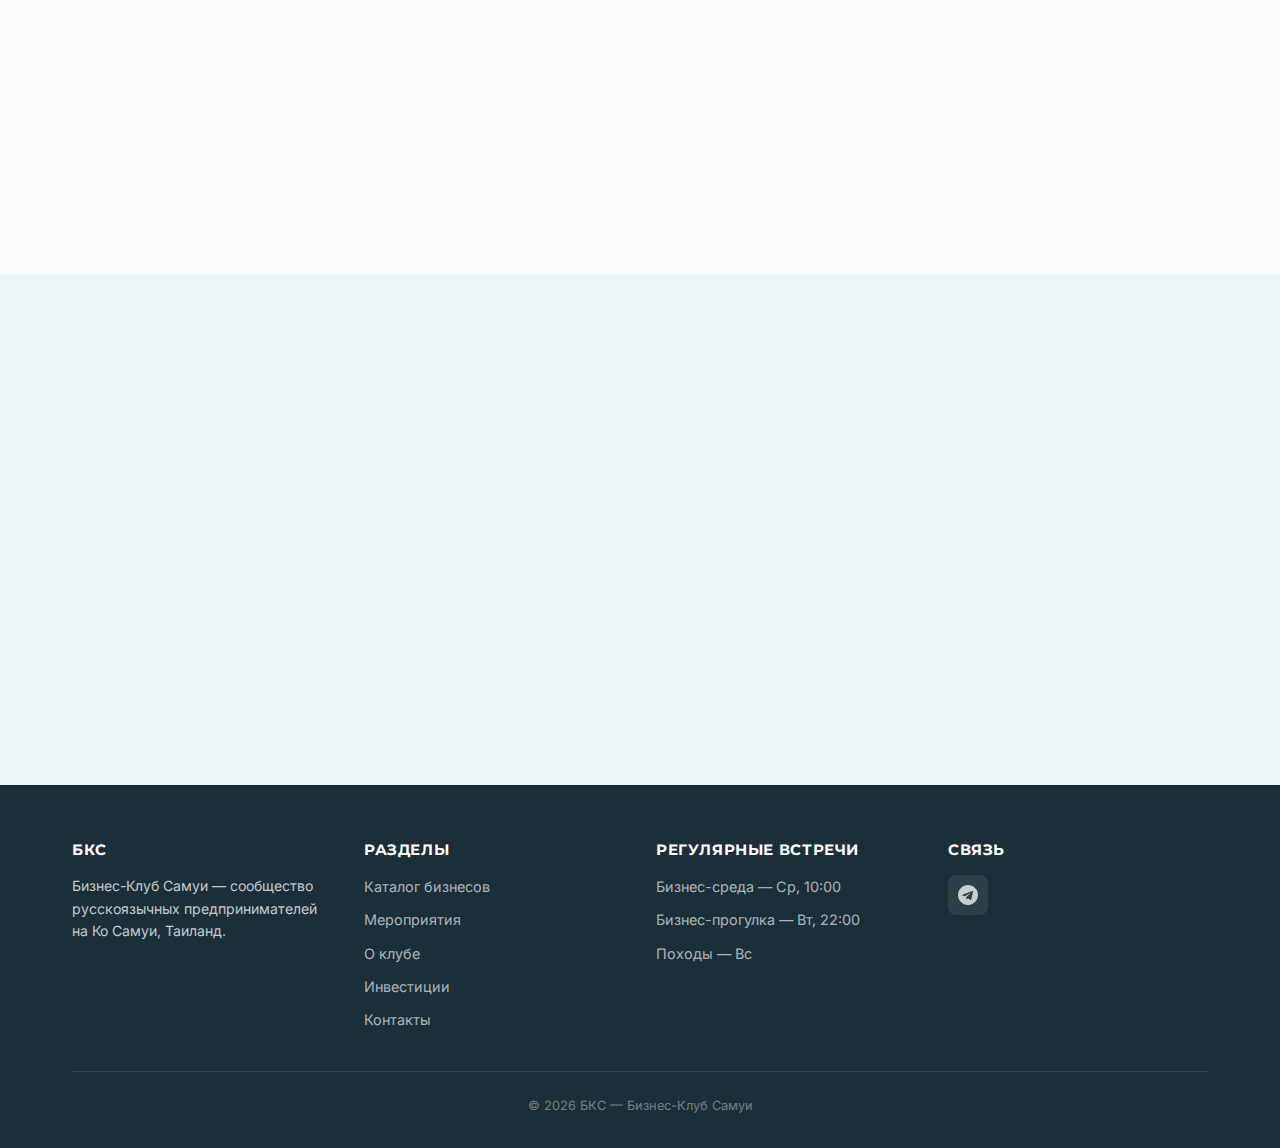
<file: contacts.html>
<!DOCTYPE html>
<html lang="ru">
<head>
  <meta charset="UTF-8">
  <meta name="viewport" content="width=device-width, initial-scale=1.0">
  <title>Контакты — БКС</title>
  <meta name="description" content="Contact BKS — Business Club Samui. Join our Telegram, visit our meetings, become a member.">
  <meta property="og:title" content="Контакты — БКС">
  <meta property="og:description" content="Свяжитесь с Бизнес-Клубом Самуи. Telegram, встречи, членство.">
  <meta property="og:type" content="website">
  <link rel="canonical" href="https://samuibiz.club/contacts.html">
  <link rel="preconnect" href="https://fonts.googleapis.com">
  <link rel="preconnect" href="https://fonts.gstatic.com" crossorigin>
  <link href="https://fonts.googleapis.com/css2?family=Inter:wght@400;500;600;700&family=Montserrat:wght@600;700;800&display=swap" rel="stylesheet">
  <link rel="icon" type="image/svg+xml" href="images/favicon.svg">
  <link rel="stylesheet" href="css/style.css">
</head>
<body>
  <a href="#main" class="skip-link" data-en="Skip to content" data-ru="К содержанию">К содержанию</a>

  <!-- Header -->
  <header class="header">
    <div class="header__inner">
      <a href="index.html" class="header__logo">
        <span class="logo-mark" data-en="BKS" data-ru="БКС">БКС</span>
        <span class="logo-text" data-en="Business Club Samui" data-ru="Бизнес-Клуб Самуи">Бизнес-Клуб Самуи</span>
      </a>
      <nav class="nav" aria-label="Main navigation">
        <a href="index.html" class="nav__link" data-en="Home" data-ru="Главная">Главная</a>
        <a href="directory.html" class="nav__link" data-en="Directory" data-ru="Каталог">Каталог</a>
        <a href="events.html" class="nav__link" data-en="Events" data-ru="Мероприятия">Мероприятия</a>
        <a href="about.html" class="nav__link" data-en="About" data-ru="О клубе">О клубе</a>
        <a href="investments.html" class="nav__link" data-en="Investments" data-ru="Инвестиции">Инвестиции</a>
        <a href="contacts.html" class="nav__link nav__link--active" data-en="Contacts" data-ru="Контакты">Контакты</a>
        <div class="lang-switch">
          <button class="lang-btn" data-lang="ru">RU</button>
          <button class="lang-btn" data-lang="en">EN</button>
        </div>
      </nav>
      <button class="hamburger" aria-label="Menu" aria-expanded="false">
        <span class="hamburger__line"></span>
        <span class="hamburger__line"></span>
        <span class="hamburger__line"></span>
      </button>
    </div>
  </header>

  <!-- Hero -->
  <section class="hero hero--short" style="background-image: url('images/hero-contacts.jpg'); background-color: var(--color-bg-dark); background-position: center 30%;">
    <div class="hero__overlay"></div>
    <div class="container hero__content">
      <h1 class="hero__title" data-en="Contacts" data-ru="Контакты">Контакты</h1>
      <p class="hero__subtitle" data-en="Get in touch and join the community" data-ru="Свяжитесь с нами и присоединяйтесь">Свяжитесь с нами и присоединяйтесь</p>
    </div>
  </section>

  <main id="main">
    <!-- How to Join -->
    <section class="section">
      <div class="container">
        <h2 class="section-title fade-in" data-en="How to Join BKS" data-ru="Как вступить в БКС">Как вступить в БКС</h2>
        <p class="section-subtitle fade-in" data-en="Three simple steps to become a member" data-ru="Три простых шага, чтобы стать участником">Три простых шага, чтобы стать участником</p>
        <div class="steps fade-in">
          <div class="step">
            <div class="step__number">1</div>
            <div class="step__content">
              <h3 data-en="Join Telegram" data-ru="Вступите в Telegram">Вступите в Telegram</h3>
              <p data-en="Join our Telegram chat to stay updated on meetings and events." data-ru="Присоединяйтесь к чату, чтобы быть в курсе встреч и событий.">Присоединяйтесь к чату, чтобы быть в курсе встреч и событий.</p>
              <a href="https://t.me/samuibiz" target="_blank" style="color: var(--color-primary); font-weight: 600;">@samuibiz</a>
            </div>
          </div>
          <div class="step">
            <div class="step__number">2</div>
            <div class="step__content">
              <h3 data-en="Come to a Meeting" data-ru="Приходите на встречу">Приходите на встречу</h3>
              <p data-en="Visit our Business Wednesday at Cafe Plankton, every Wednesday at 10:00." data-ru="Приходите на Бизнес-среду в кафе Планктон, каждую среду в 10:00.">Приходите на Бизнес-среду в кафе Планктон, каждую среду в 10:00.</p>
            </div>
          </div>
          <div class="step">
            <div class="step__number">3</div>
            <div class="step__content">
              <h3 data-en="Introduce Yourself" data-ru="Представьтесь">Представьтесь</h3>
              <p data-en="Tell the community about yourself and your business. That's it — you're in!" data-ru="Расскажите сообществу о себе и своём бизнесе. Всё — вы в клубе!">Расскажите сообществу о себе и своём бизнесе. Всё — вы в клубе!</p>
            </div>
          </div>
        </div>
      </div>
    </section>

    <!-- Contact Info -->
    <section class="section section--alt">
      <div class="container">
        <h2 class="section-title fade-in" data-en="Contact Information" data-ru="Контактная информация">Контактная информация</h2>
        <div class="cards-grid fade-in" style="max-width: 800px; margin: 32px auto 0;">
          <div class="contact-item">
            <div class="contact-item__icon"><svg width="28" height="28" viewBox="0 0 24 24" fill="#229ED9"><path d="M12 0C5.373 0 0 5.373 0 12s5.373 12 12 12 12-5.373 12-12S18.627 0 12 0zm5.894 8.221l-1.97 9.28c-.145.658-.537.818-1.084.508l-3-2.21-1.446 1.394c-.16.16-.295.295-.605.295l.213-3.053 5.56-5.023c.242-.213-.054-.334-.373-.121l-6.869 4.326-2.96-.924c-.64-.203-.658-.64.135-.954l11.566-4.458c.538-.196 1.006.128.832.94z"/></svg></div>
            <div>
              <div class="contact-item__label">Telegram</div>
              <div class="contact-item__value"><a href="https://t.me/samuibiz" target="_blank">@samuibiz</a></div>
            </div>
          </div>
          <div class="contact-item">
            <div class="contact-item__icon">📍</div>
            <div>
              <div class="contact-item__label" data-en="Meeting Venue" data-ru="Место встреч">Место встреч</div>
              <div class="contact-item__value"><a href="https://maps.app.goo.gl/HmWLsCbA7Bmgxmzi7" target="_blank" data-en="PlunkTone Cafe, Koh Samui" data-ru="PlunkTone Cafe, Ко Самуи">PlunkTone Cafe, Ко Самуи</a></div>
            </div>
          </div>
          <div class="contact-item">
            <div class="contact-item__icon">🕐</div>
            <div>
              <div class="contact-item__label" data-en="Schedule" data-ru="Расписание">Расписание</div>
              <div class="contact-item__value" data-en="Every Wednesday, 10:00" data-ru="Каждую среду, 10:00">Каждую среду, 10:00</div>
            </div>
          </div>
        </div>
      </div>
    </section>

    <!-- Map -->
    <section class="section">
      <div class="container">
        <h2 class="section-title fade-in" data-en="Our Venue" data-ru="Наше место встречи">Наше место встречи</h2>
        <p class="section-subtitle fade-in" data-en="Cafe Plankton, Koh Samui" data-ru="Кафе Планктон, Ко Самуи">Кафе Планктон, Ко Самуи</p>
        <div class="map-wrapper fade-in">
          <iframe src="https://www.google.com/maps/embed?pb=!1m18!1m12!1m3!1d1966.7!2d100.0551896!3d9.5293275!2m3!1f0!2f0!3f0!3m2!1i1024!2i768!4f13.1!3m3!1m2!1s0x3054f1293a35d02d%3A0x4f8840f933150dc6!2sPlunkTone%20Cafe!5e0!3m2!1sen!2sth!4v1" allowfullscreen="" loading="lazy" referrerpolicy="no-referrer-when-downgrade"></iframe>
        </div>
      </div>
    </section>

    <!-- CTA -->
    <section class="section section--alt">
      <div class="container">
        <div class="cta fade-in">
          <h2 data-en="Ready to Connect?" data-ru="Готовы присоединиться?">Готовы присоединиться?</h2>
          <p data-en="Read the rules and join through Telegram. See you on Wednesday!" data-ru="Ознакомьтесь с правилами и присоединяйтесь через Telegram. Увидимся в среду!">Ознакомьтесь с правилами и присоединяйтесь через Telegram. Увидимся в среду!</p>
          <div style="display: flex; gap: 0.75rem; justify-content: center; flex-wrap: wrap;">
            <a href="about.html#rules" class="btn btn--outline" style="border-color: white; color: white;">
              <span data-en="Read Rules" data-ru="Прочесть правила">Прочесть правила</span>
            </a>
            <a href="https://t.me/samuibiz" target="_blank" class="btn btn--white">
              <svg width="20" height="20" viewBox="0 0 24 24" fill="currentColor"><path d="M12 0C5.373 0 0 5.373 0 12s5.373 12 12 12 12-5.373 12-12S18.627 0 12 0zm5.894 8.221l-1.97 9.28c-.145.658-.537.818-1.084.508l-3-2.21-1.446 1.394c-.16.16-.295.295-.605.295l.213-3.053 5.56-5.023c.242-.213-.054-.334-.373-.121l-6.869 4.326-2.96-.924c-.64-.203-.658-.64.135-.954l11.566-4.458c.538-.196 1.006.128.832.94z"/></svg>
              <span data-en="Join @samuibiz" data-ru="Вступить в @samuibiz">Вступить в @samuibiz</span>
            </a>
          </div>
        </div>
      </div>
    </section>
  </main>

  <!-- Footer -->
  <footer class="footer">
    <div class="container">
      <div class="footer__grid">
        <div>
          <h4 class="footer__heading" data-en="BKS" data-ru="БКС">БКС</h4>
          <p style="font-size: 0.88rem; line-height: 1.6;" data-en="Business Club Samui — community of Russian-speaking entrepreneurs on Koh Samui, Thailand." data-ru="Бизнес-Клуб Самуи — сообщество русскоязычных предпринимателей на Ко Самуи, Таиланд.">Бизнес-Клуб Самуи — сообщество русскоязычных предпринимателей на Ко Самуи, Таиланд.</p>
        </div>
        <div>
          <h4 class="footer__heading" data-en="Pages" data-ru="Разделы">Разделы</h4>
          <div class="footer__links">
            <a href="directory.html" class="footer__link" data-en="Business Directory" data-ru="Каталог бизнесов">Каталог бизнесов</a>
            <a href="events.html" class="footer__link" data-en="Events" data-ru="Мероприятия">Мероприятия</a>
            <a href="about.html" class="footer__link" data-en="About the Club" data-ru="О клубе">О клубе</a>
            <a href="investments.html" class="footer__link" data-en="Investments" data-ru="Инвестиции">Инвестиции</a>
            <a href="contacts.html" class="footer__link" data-en="Contacts" data-ru="Контакты">Контакты</a>
          </div>
        </div>
        <div>
          <h4 class="footer__heading" data-en="Regular Meetings" data-ru="Регулярные встречи">Регулярные встречи</h4>
          <div class="footer__links">
            <span class="footer__link" data-en="Business Wednesday — Wed, 10:00" data-ru="Бизнес-среда — Ср, 10:00">Бизнес-среда — Ср, 10:00</span>
            <span class="footer__link" data-en="Evening Walk — Tue, 22:00" data-ru="Бизнес-прогулка — Вт, 22:00">Бизнес-прогулка — Вт, 22:00</span>
            <span class="footer__link" data-en="Jungle Hikes — Sun" data-ru="Походы — Вс">Походы — Вс</span>
          </div>
        </div>
        <div>
          <h4 class="footer__heading" data-en="Connect" data-ru="Связь">Связь</h4>
          <div class="footer__social">
            <a href="https://t.me/samuibiz" target="_blank" class="footer__social-link" aria-label="Telegram">
              <svg width="20" height="20" viewBox="0 0 24 24" fill="currentColor"><path d="M12 0C5.373 0 0 5.373 0 12s5.373 12 12 12 12-5.373 12-12S18.627 0 12 0zm5.894 8.221l-1.97 9.28c-.145.658-.537.818-1.084.508l-3-2.21-1.446 1.394c-.16.16-.295.295-.605.295l.213-3.053 5.56-5.023c.242-.213-.054-.334-.373-.121l-6.869 4.326-2.96-.924c-.64-.203-.658-.64.135-.954l11.566-4.458c.538-.196 1.006.128.832.94z"/></svg>
            </a>
          </div>
        </div>
      </div>
      <div class="footer__bottom">&copy; 2026 БКС — Бизнес-Клуб Самуи</div>
    </div>
  </footer>

  <script src="js/main.js"></script>
</body>
</html>
</file>
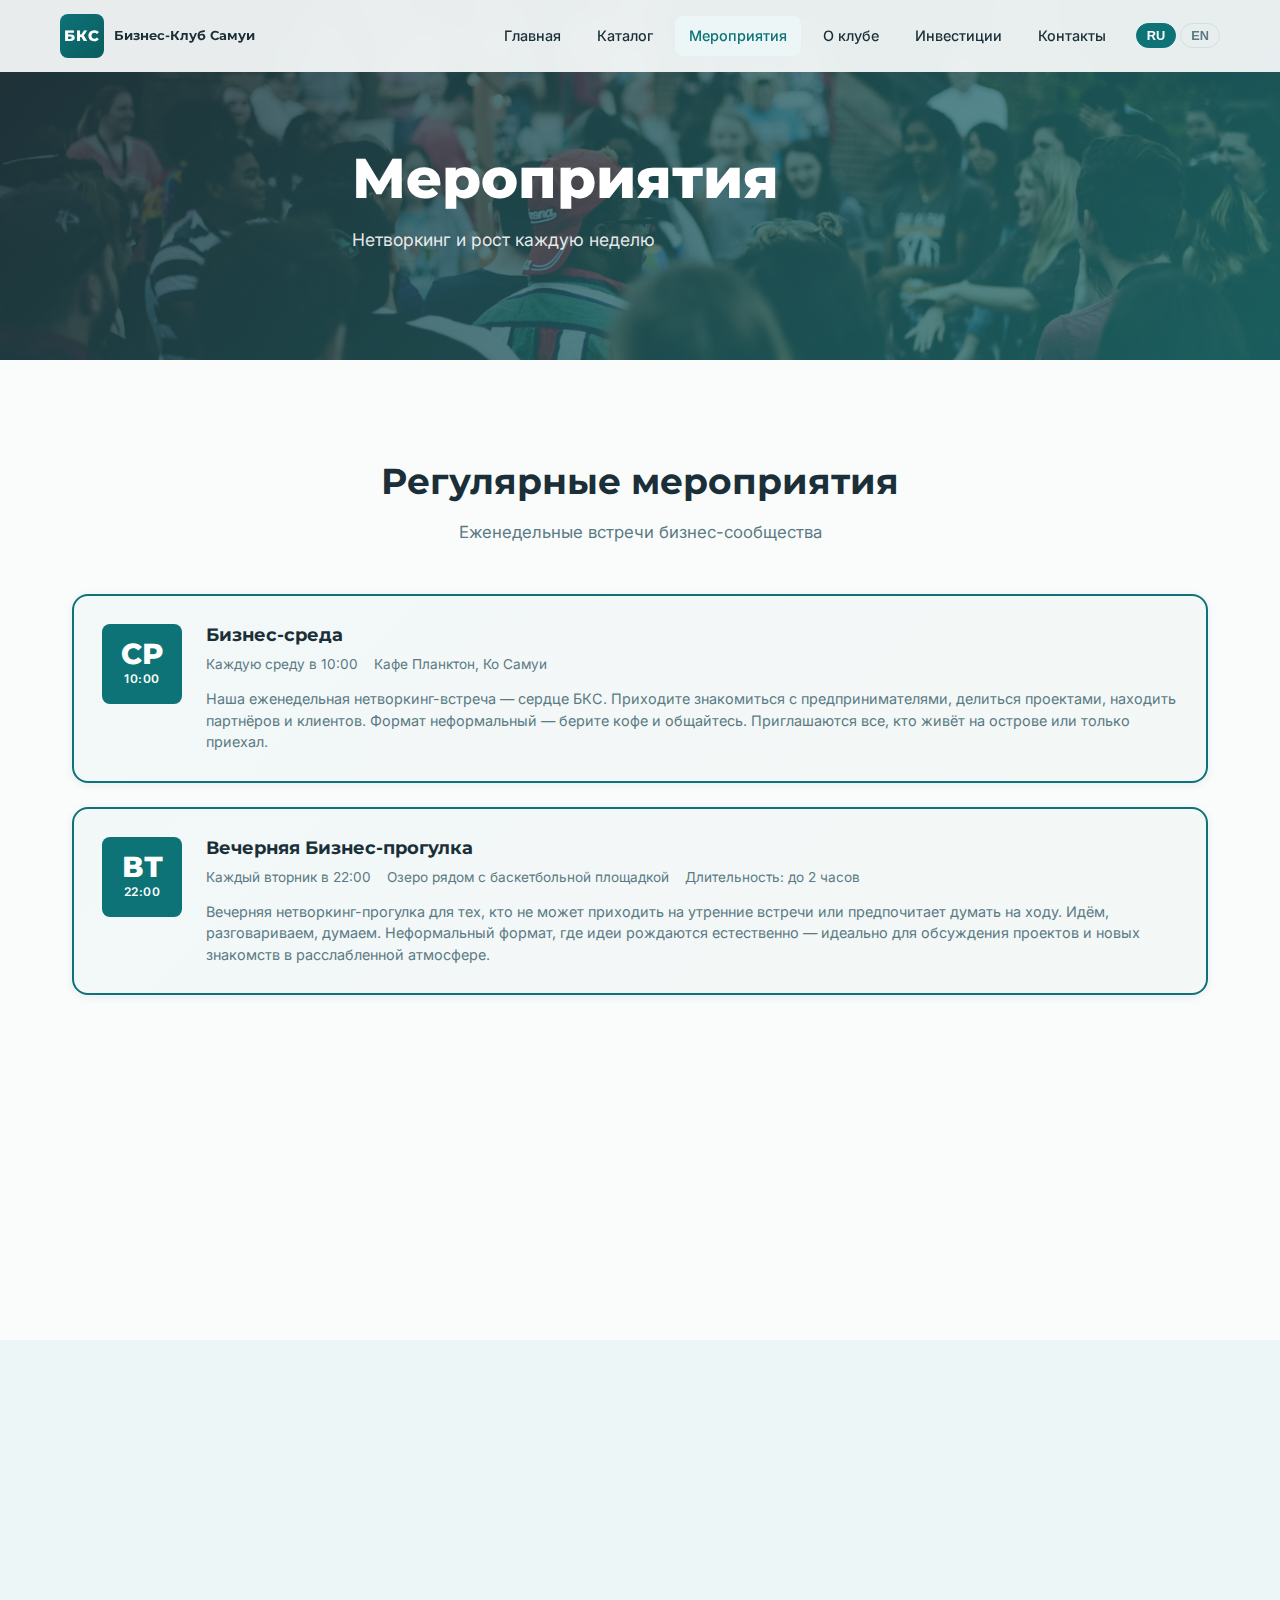
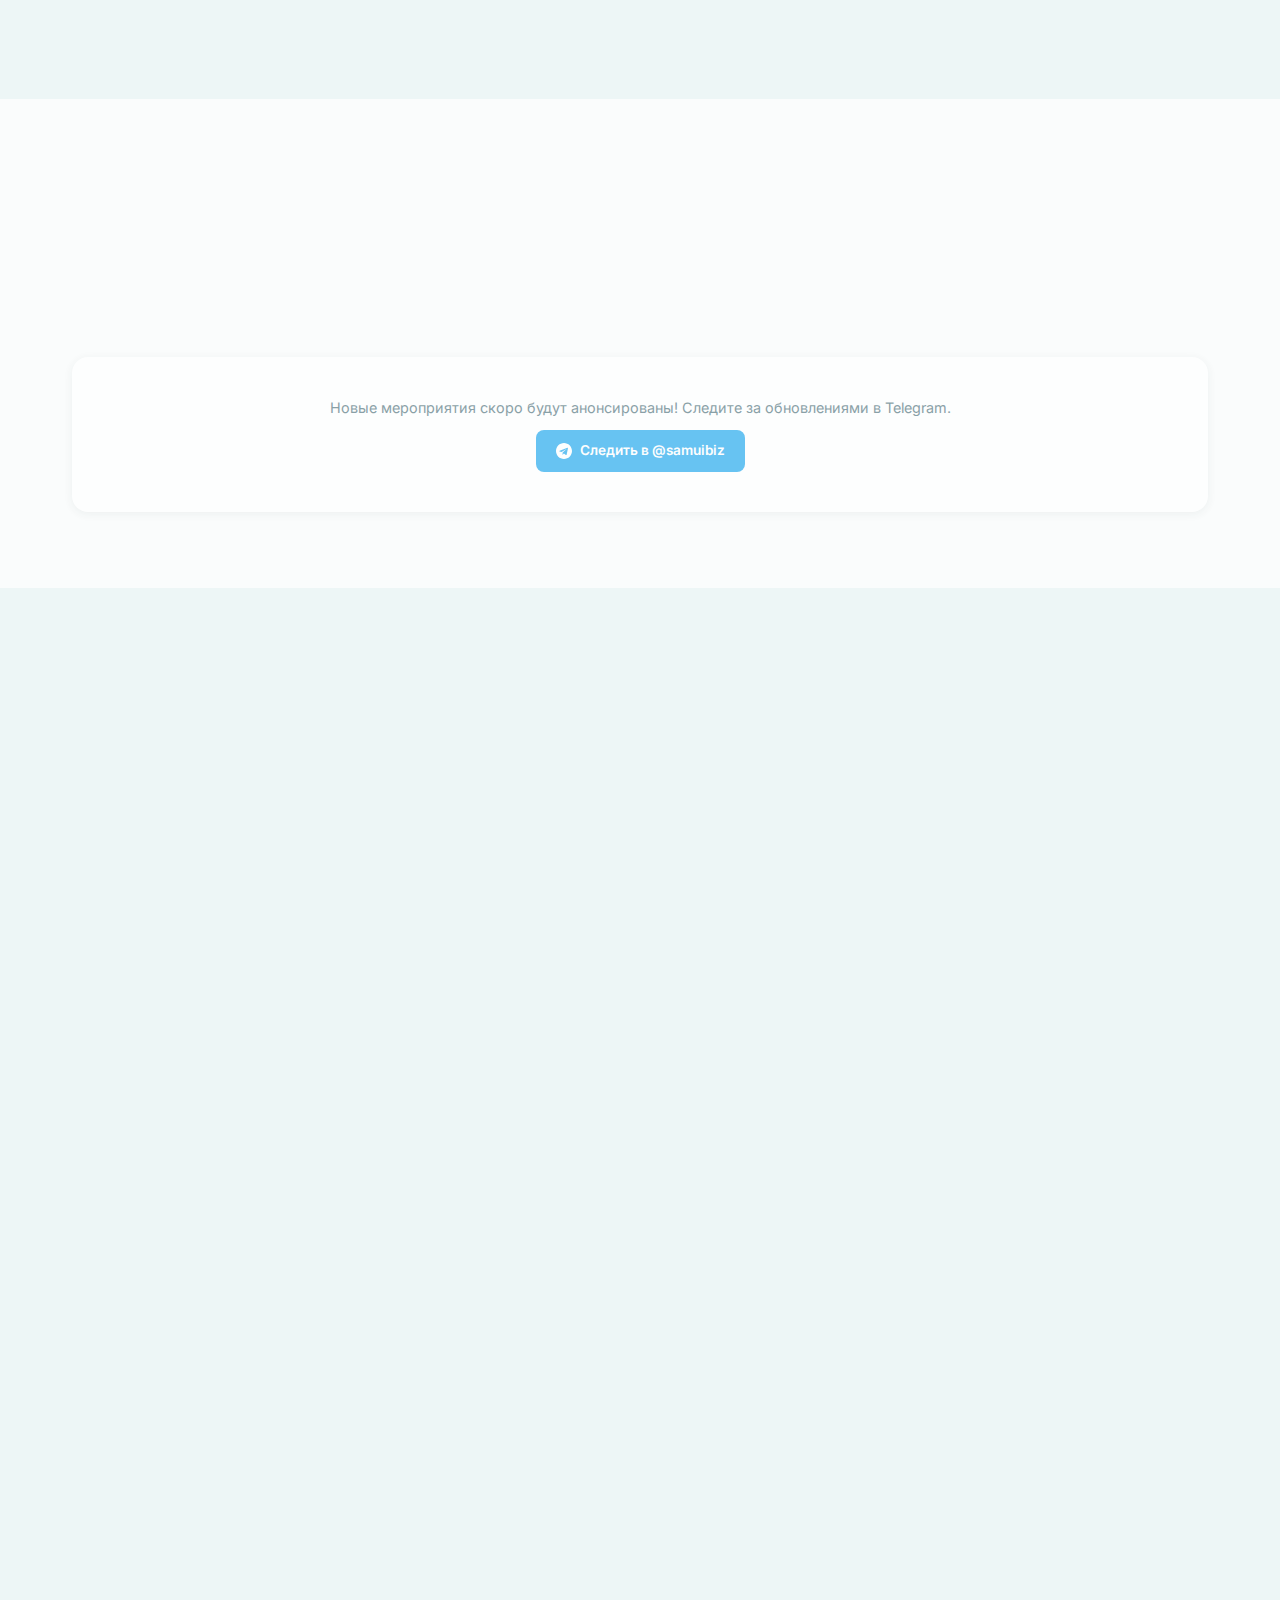
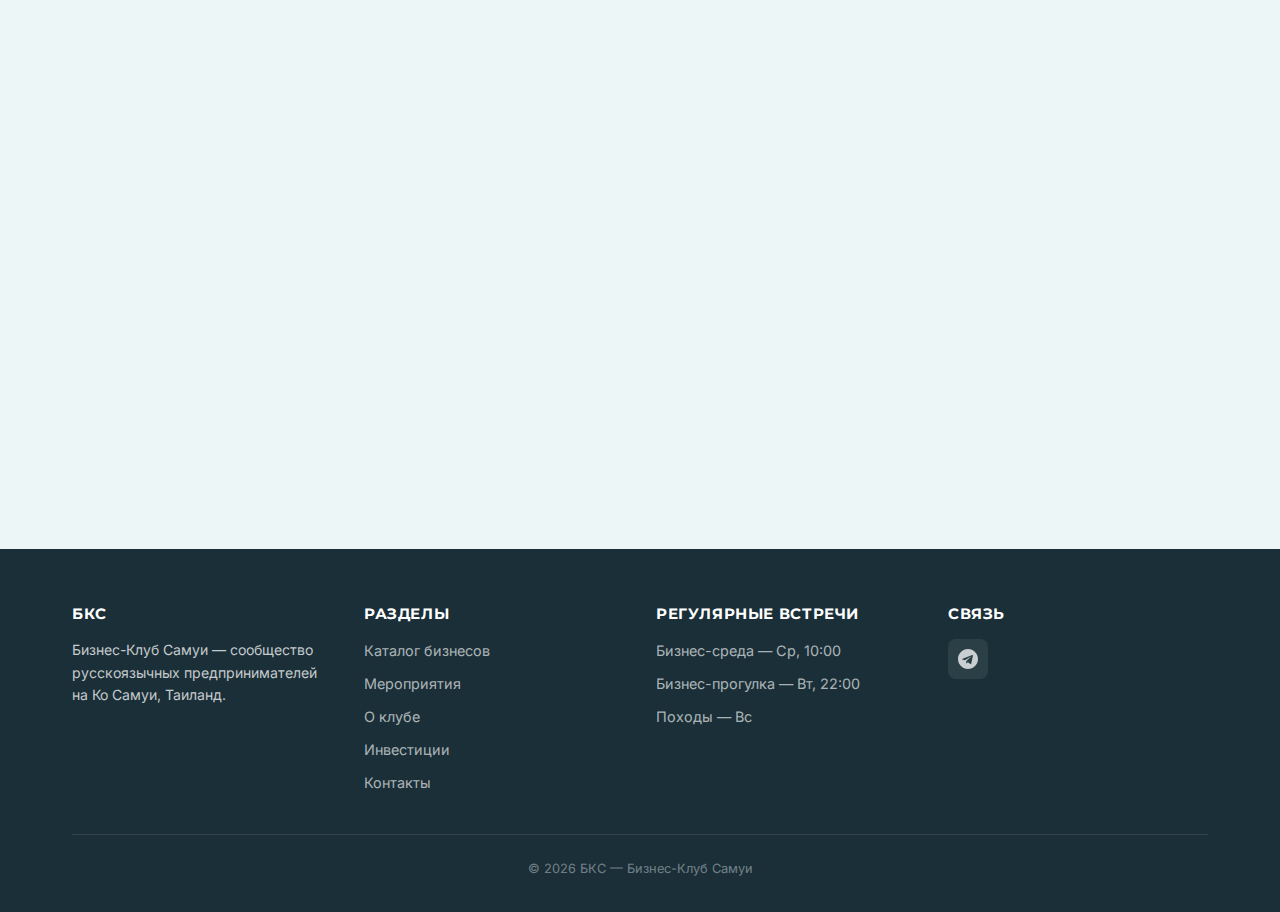
<file: events.html>
<!DOCTYPE html>
<html lang="ru">
<head>
  <meta charset="UTF-8">
  <meta name="viewport" content="width=device-width, initial-scale=1.0">
  <title>Мероприятия — БКС</title>
  <meta name="description" content="BKS events: Business Wednesday weekly meetings and special events for the business community of Koh Samui.">
  <meta property="og:title" content="Мероприятия — БКС">
  <meta property="og:description" content="Мероприятия бизнес-клуба: еженедельные Бизнес-среды и специальные события.">
  <meta property="og:type" content="website">
  <link rel="canonical" href="https://samuibiz.club/events.html">
  <link rel="preconnect" href="https://fonts.googleapis.com">
  <link rel="preconnect" href="https://fonts.gstatic.com" crossorigin>
  <link href="https://fonts.googleapis.com/css2?family=Inter:wght@400;500;600;700&family=Montserrat:wght@600;700;800&display=swap" rel="stylesheet">
  <link rel="icon" type="image/svg+xml" href="images/favicon.svg">
  <link rel="stylesheet" href="css/style.css">
</head>
<body>
  <a href="#main" class="skip-link" data-en="Skip to content" data-ru="К содержанию">К содержанию</a>

  <!-- Header -->
  <header class="header">
    <div class="header__inner">
      <a href="index.html" class="header__logo">
        <span class="logo-mark" data-en="BKS" data-ru="БКС">БКС</span>
        <span class="logo-text" data-en="Business Club Samui" data-ru="Бизнес-Клуб Самуи">Бизнес-Клуб Самуи</span>
      </a>
      <nav class="nav" aria-label="Main navigation">
        <a href="index.html" class="nav__link" data-en="Home" data-ru="Главная">Главная</a>
        <a href="directory.html" class="nav__link" data-en="Directory" data-ru="Каталог">Каталог</a>
        <a href="events.html" class="nav__link nav__link--active" data-en="Events" data-ru="Мероприятия">Мероприятия</a>
        <a href="about.html" class="nav__link" data-en="About" data-ru="О клубе">О клубе</a>
        <a href="investments.html" class="nav__link" data-en="Investments" data-ru="Инвестиции">Инвестиции</a>
        <a href="contacts.html" class="nav__link" data-en="Contacts" data-ru="Контакты">Контакты</a>
        <div class="lang-switch">
          <button class="lang-btn" data-lang="ru">RU</button>
          <button class="lang-btn" data-lang="en">EN</button>
        </div>
      </nav>
      <button class="hamburger" aria-label="Menu" aria-expanded="false">
        <span class="hamburger__line"></span>
        <span class="hamburger__line"></span>
        <span class="hamburger__line"></span>
      </button>
    </div>
  </header>

  <!-- Hero -->
  <section class="hero hero--short" style="background-image: url('images/hero-events.jpg'); background-color: var(--color-bg-dark); background-position: center center;">
    <div class="hero__overlay"></div>
    <div class="container hero__content">
      <h1 class="hero__title" data-en="Events" data-ru="Мероприятия">Мероприятия</h1>
      <p class="hero__subtitle" data-en="Networking and growth every week" data-ru="Нетворкинг и рост каждую неделю">Нетворкинг и рост каждую неделю</p>
    </div>
  </section>

  <main id="main">
    <!-- Regular Events -->
    <section class="section">
      <div class="container">
        <h2 class="section-title fade-in" data-en="Regular Events" data-ru="Регулярные мероприятия">Регулярные мероприятия</h2>
        <p class="section-subtitle fade-in" data-en="Weekly meetings of the business community" data-ru="Еженедельные встречи бизнес-сообщества">Еженедельные встречи бизнес-сообщества</p>

        <div style="display: flex; flex-direction: column; gap: 24px;">
          <div class="event-card event-card--featured fade-in">
            <div class="event-card__date">
              <span class="event-card__day" data-en="WED" data-ru="СР">СР</span>
              <span class="event-card__month">10:00</span>
            </div>
            <div class="event-card__info">
              <h3 class="event-card__title" data-en="Business Wednesday" data-ru="Бизнес-среда">Бизнес-среда</h3>
              <div class="event-card__meta">
                <span class="event-card__meta-item" data-en="Every Wednesday at 10:00" data-ru="Каждую среду в 10:00">Каждую среду в 10:00</span>
                <span class="event-card__meta-item" data-en="Cafe Plankton, Koh Samui" data-ru="Кафе Планктон, Ко Самуи">Кафе Планктон, Ко Самуи</span>
              </div>
              <p class="event-card__desc" data-en="Our weekly networking meeting is the heart of BKS. Come meet fellow entrepreneurs, share your latest projects, find partners and clients. The format is informal — grab a coffee and start connecting. Everyone is welcome, whether you've been on the island for years or just arrived." data-ru="Наша еженедельная нетворкинг-встреча — сердце БКС. Приходите знакомиться с предпринимателями, делиться проектами, находить партнёров и клиентов. Формат неформальный — берите кофе и общайтесь. Приглашаются все, кто живёт на острове или только приехал.">Наша еженедельная нетворкинг-встреча — сердце БКС. Приходите знакомиться с предпринимателями, делиться проектами, находить партнёров и клиентов. Формат неформальный — берите кофе и общайтесь. Приглашаются все, кто живёт на острове или только приехал.</p>
            </div>
          </div>

          <div class="event-card event-card--featured fade-in">
            <div class="event-card__date">
              <span class="event-card__day" data-en="TUE" data-ru="ВТ">ВТ</span>
              <span class="event-card__month">22:00</span>
            </div>
            <div class="event-card__info">
              <h3 class="event-card__title" data-en="Evening Business Walk" data-ru="Вечерняя Бизнес-прогулка">Вечерняя Бизнес-прогулка</h3>
              <div class="event-card__meta">
                <span class="event-card__meta-item" data-en="Every Tuesday at 22:00" data-ru="Каждый вторник в 22:00">Каждый вторник в 22:00</span>
                <span class="event-card__meta-item" data-en="Lake near the basketball court" data-ru="Озеро рядом с баскетбольной площадкой">Озеро рядом с баскетбольной площадкой</span>
                <span class="event-card__meta-item" data-en="Duration: up to 2 hours" data-ru="Длительность: до 2 часов">Длительность: до 2 часов</span>
              </div>
              <p class="event-card__desc" data-en="An evening networking walk for those who can't make morning meetings or prefer to think while walking. We walk, talk, and think together. An informal format where ideas flow naturally — perfect for discussing projects and making connections in a relaxed atmosphere." data-ru="Вечерняя нетворкинг-прогулка для тех, кто не может приходить на утренние встречи или предпочитает думать на ходу. Идём, разговариваем, думаем. Неформальный формат, где идеи рождаются естественно — идеально для обсуждения проектов и новых знакомств в расслабленной атмосфере.">Вечерняя нетворкинг-прогулка для тех, кто не может приходить на утренние встречи или предпочитает думать на ходу. Идём, разговариваем, думаем. Неформальный формат, где идеи рождаются естественно — идеально для обсуждения проектов и новых знакомств в расслабленной атмосфере.</p>
            </div>
          </div>

          <div class="event-card event-card--featured fade-in">
            <div class="event-card__date">
              <span class="event-card__day" data-en="SUN" data-ru="ВС">ВС</span>
              <span class="event-card__month" data-en="morning" data-ru="утро">утро</span>
            </div>
            <div class="event-card__info">
              <h3 class="event-card__title" data-en="Jungle Calling! Hikes on Samui" data-ru="Джунгли зовут! Походы на Самуи">Джунгли зовут! Походы на Самуи</h3>
              <div class="event-card__meta">
                <span class="event-card__meta-item" data-en="Every Sunday" data-ru="Каждое воскресенье">Каждое воскресенье</span>
                <span class="event-card__meta-item" data-en="Various trails on Koh Samui" data-ru="Разные маршруты по Ко Самуи">Разные маршруты по Ко Самуи</span>
                <span class="event-card__meta-item" data-en="Free, families welcome" data-ru="Бесплатно, семьи приветствуются">Бесплатно, семьи приветствуются</span>
              </div>
              <p class="event-card__desc" data-en="Weekly jungle hikes exploring Samui's trails and hidden spots. We hike through the jungle, light campfires, brew tea and grill sausages. A perfect way to combine networking with adventure — 260+ members and growing. Families with kids are always welcome!" data-ru="Еженедельные походы по джунглям Самуи — исследуем тропы и скрытые уголки острова. Разводим костры, завариваем чай и жарим сосиски. Отличный способ совместить нетворкинг с приключением — 260+ участников. Семьи с детьми всегда приветствуются!">Еженедельные походы по джунглям Самуи — исследуем тропы и скрытые уголки острова. Разводим костры, завариваем чай и жарим сосиски. Отличный способ совместить нетворкинг с приключением — 260+ участников. Семьи с детьми всегда приветствуются!</p>
              <a href="https://t.me/Sergey_samui" target="_blank" class="btn btn--telegram btn--sm" style="margin-top: 12px;">
                <svg width="16" height="16" viewBox="0 0 24 24" fill="currentColor"><path d="M12 0C5.373 0 0 5.373 0 12s5.373 12 12 12 12-5.373 12-12S18.627 0 12 0zm5.894 8.221l-1.97 9.28c-.145.658-.537.818-1.084.508l-3-2.21-1.446 1.394c-.16.16-.295.295-.605.295l.213-3.053 5.56-5.023c.242-.213-.054-.334-.373-.121l-6.869 4.326-2.96-.924c-.64-.203-.658-.64.135-.954l11.566-4.458c.538-.196 1.006.128.832.94z"/></svg>
                <span data-en="Contact @Sergey_samui" data-ru="Написать @Sergey_samui">Написать @Sergey_samui</span>
              </a>
            </div>
          </div>
        </div>
      </div>
    </section>

    <!-- How It Works -->
    <section class="section section--alt">
      <div class="container">
        <h2 class="section-title fade-in" data-en="How It Works" data-ru="Как проходит встреча">Как проходит встреча</h2>
        <div class="steps fade-in">
          <div class="step">
            <div class="step__number">1</div>
            <div class="step__content">
              <h3 data-en="Arrive & Coffee" data-ru="Приход и кофе">Приход и кофе</h3>
              <p data-en="Come to Cafe Plankton by 10:00. Order your favorite drink and find a seat." data-ru="Приходите в кафе Планктон к 10:00. Закажите напиток и устраивайтесь.">Приходите в кафе Планктон к 10:00. Закажите напиток и устраивайтесь.</p>
            </div>
          </div>
          <div class="step">
            <div class="step__number">2</div>
            <div class="step__content">
              <h3 data-en="Introductions" data-ru="Знакомство">Знакомство</h3>
              <p data-en="Everyone introduces themselves and their business. New faces always get extra time." data-ru="Каждый представляется и рассказывает о своём бизнесе. Новичкам — дополнительное время.">Каждый представляется и рассказывает о своём бизнесе. Новичкам — дополнительное время.</p>
            </div>
          </div>
          <div class="step">
            <div class="step__number">3</div>
            <div class="step__content">
              <h3 data-en="Networking" data-ru="Нетворкинг">Нетворкинг</h3>
              <p data-en="Free networking time. Exchange contacts, discuss collaborations, and make deals." data-ru="Свободное общение. Обменивайтесь контактами, обсуждайте сотрудничество и заключайте сделки.">Свободное общение. Обменивайтесь контактами, обсуждайте сотрудничество и заключайте сделки.</p>
            </div>
          </div>
        </div>
      </div>
    </section>

    <!-- Upcoming Special Events -->
    <section class="section">
      <div class="container">
        <h2 class="section-title fade-in" data-en="Upcoming Events" data-ru="Предстоящие мероприятия">Предстоящие мероприятия</h2>
        <p class="section-subtitle fade-in" data-en="Special events beyond our weekly meetings" data-ru="Специальные мероприятия помимо еженедельных встреч">Специальные мероприятия помимо еженедельных встреч</p>

        <div style="display: flex; flex-direction: column; gap: 20px;">
          <div class="event-card fade-in" style="opacity: 0.7; text-align: center; padding: 40px 20px;">
            <div class="event-card__info">
              <p class="event-card__desc" data-en="New special events are coming soon! Follow our Telegram to stay updated." data-ru="Новые мероприятия скоро будут анонсированы! Следите за обновлениями в Telegram.">Новые мероприятия скоро будут анонсированы! Следите за обновлениями в Telegram.</p>
              <a href="https://t.me/samuibiz" target="_blank" class="btn btn--telegram btn--sm" style="margin-top: 12px;">
                <svg width="16" height="16" viewBox="0 0 24 24" fill="currentColor"><path d="M12 0C5.373 0 0 5.373 0 12s5.373 12 12 12 12-5.373 12-12S18.627 0 12 0zm5.894 8.221l-1.97 9.28c-.145.658-.537.818-1.084.508l-3-2.21-1.446 1.394c-.16.16-.295.295-.605.295l.213-3.053 5.56-5.023c.242-.213-.054-.334-.373-.121l-6.869 4.326-2.96-.924c-.64-.203-.658-.64.135-.954l11.566-4.458c.538-.196 1.006.128.832.94z"/></svg>
                <span data-en="Follow @samuibiz" data-ru="Следить в @samuibiz">Следить в @samuibiz</span>
              </a>
            </div>
          </div>
        </div>
      </div>
    </section>

    <!-- Past Special Events -->
    <section class="section section--alt">
      <div class="container">
        <h2 class="section-title fade-in" data-en="Past Events" data-ru="Прошедшие мероприятия">Прошедшие мероприятия</h2>

        <div style="display: flex; flex-direction: column; gap: 20px;">
          <div class="event-card fade-in">
            <div class="event-card__date">
              <span class="event-card__day" data-en="FEB" data-ru="ФЕВ">ФЕВ</span>
              <span class="event-card__month">2026</span>
            </div>
            <div class="event-card__info">
              <h3 class="event-card__title" data-en="How to Dominate Google on Samui" data-ru="Как захватить Google на Самуи">Как захватить Google на Самуи</h3>
              <div class="event-card__meta">
                <span class="event-card__meta-item" data-en="Speaker: Pavel Kuleshov" data-ru="Спикер: Павел Кулешов">Спикер: Павел Кулешов</span>
                <a href="https://t.me/pavel_kuleshov" target="_blank" class="event-card__meta-item" style="color: var(--color-primary);">@pavel_kuleshov</a>
                <span class="event-card__meta-item" data-en="Cafe Plankton" data-ru="Кафе Планктон">Кафе Планктон</span>
              </div>
              <p class="event-card__desc" data-en="A hands-on business breakfast about free traffic from search engines. Google Maps optimization for local businesses, profile setup mistakes costing you money, and tools to attract customers without big ad budgets." data-ru="Практический бизнес-завтрак о бесплатном трафике из поисковых систем. Google Maps как нефть для острова — как попасть в топ выдачи, ошибки в оформлении профилей, из-за которых бизнес теряет деньги, и инструменты для привлечения клиентов без раздутых рекламных бюджетов.">Практический бизнес-завтрак о бесплатном трафике из поисковых систем. Google Maps как нефть для острова — как попасть в топ выдачи, ошибки в оформлении профилей, из-за которых бизнес теряет деньги, и инструменты для привлечения клиентов без раздутых рекламных бюджетов.</p>
              <div style="margin-top: 12px;">
                <img src="images/20260211_101758.jpg" alt="Pavel Kuleshov — Google SEO presentation" style="width: 320px; height: 200px; object-fit: cover; border-radius: 8px;">
              </div>
            </div>
          </div>

          <div class="event-card fade-in">
            <div class="event-card__date">
              <span class="event-card__day" data-en="JAN" data-ru="ЯНВ">ЯНВ</span>
              <span class="event-card__month">2026</span>
            </div>
            <div class="event-card__info">
              <h3 class="event-card__title" data-en="Business & Investment Brunch" data-ru="Business & Investment Brunch">Business & Investment Brunch</h3>
              <div class="event-card__meta">
                <span class="event-card__meta-item" data-en="January 14, 10:00 — 14:00" data-ru="14 января, 10:00 — 14:00">14 января, 10:00 — 14:00</span>
                <span class="event-card__meta-item" data-en="PlunkTone Cafe" data-ru="PlunkTone Cafe">PlunkTone Cafe</span>
              </div>
              <p class="event-card__desc" data-en="A grand business event to kick off the year. Business expo with top Samui speakers, live music, investment opportunities, networking, and a festive atmosphere. The perfect way to start the year with strong connections and new opportunities." data-ru="Грандиозное бизнес-событие для старта года. Бизнес-экспо с топовыми спикерами Самуи, живая музыка, актуальные предложения для инвесторов, нетворкинг и атмосфера праздника. Начните год с надёжных знакомств и новых возможностей.">Грандиозное бизнес-событие для старта года. Бизнес-экспо с топовыми спикерами Самуи, живая музыка, актуальные предложения для инвесторов, нетворкинг и атмосфера праздника. Начните год с надёжных знакомств и новых возможностей.</p>
              <div class="gallery" style="display: flex; gap: 8px; margin-top: 12px; overflow-x: auto; padding-bottom: 8px;">
                <img src="images/bks-event/ELLE1820_resized.jpg" alt="Venue — PlunkTone Cafe" style="width: 240px; height: 160px; object-fit: cover; border-radius: 8px; flex-shrink: 0;">
                <img src="images/bks-event/ELLE2230_resized.jpg" alt="Live music on stage" style="width: 240px; height: 160px; object-fit: cover; border-radius: 8px; flex-shrink: 0;">
                <img src="images/bks-event/ELLE1778_resized.jpg" alt="Speakers" style="width: 240px; height: 160px; object-fit: cover; border-radius: 8px; flex-shrink: 0;">
                <img src="images/bks-event/ELLE1910_resized.jpg" alt="Business expo" style="width: 240px; height: 160px; object-fit: cover; border-radius: 8px; flex-shrink: 0;">
                <img src="images/bks-event/ELLE2295_resized.jpg" alt="Networking" style="width: 240px; height: 160px; object-fit: cover; border-radius: 8px; flex-shrink: 0;">
                <img src="images/bks-event/ELLE1749_resized.jpg" alt="Catering" style="width: 240px; height: 160px; object-fit: cover; border-radius: 8px; flex-shrink: 0;">
              </div>
              <a href="https://ellelukas.com/disk/14-01-2026-business-investment-brunch-expo-t7wph6" target="_blank" style="display: inline-block; margin-top: 8px; font-size: 0.85rem; color: var(--color-primary);" data-en="View full photo gallery" data-ru="Все фото с мероприятия">Все фото с мероприятия</a>
            </div>
          </div>
        </div>
      </div>
    </section>

    <!-- CTA -->
    <section class="section section--alt">
      <div class="container">
        <div class="cta fade-in">
          <h2 data-en="Don't Miss the Next Meeting" data-ru="Не пропустите следующую встречу">Не пропустите следующую встречу</h2>
          <p data-en="Read the rules and join our Telegram for event reminders!" data-ru="Ознакомьтесь с правилами и подписывайтесь на Telegram для напоминаний о мероприятиях!">Ознакомьтесь с правилами и подписывайтесь на Telegram для напоминаний о мероприятиях!</p>
          <div style="display: flex; gap: 0.75rem; justify-content: center; flex-wrap: wrap;">
            <a href="about.html#rules" class="btn btn--outline" style="border-color: white; color: white;">
              <span data-en="Read Rules" data-ru="Прочесть правила">Прочесть правила</span>
            </a>
            <a href="https://t.me/samuibiz" target="_blank" class="btn btn--white">
              <svg width="20" height="20" viewBox="0 0 24 24" fill="currentColor"><path d="M12 0C5.373 0 0 5.373 0 12s5.373 12 12 12 12-5.373 12-12S18.627 0 12 0zm5.894 8.221l-1.97 9.28c-.145.658-.537.818-1.084.508l-3-2.21-1.446 1.394c-.16.16-.295.295-.605.295l.213-3.053 5.56-5.023c.242-.213-.054-.334-.373-.121l-6.869 4.326-2.96-.924c-.64-.203-.658-.64.135-.954l11.566-4.458c.538-.196 1.006.128.832.94z"/></svg>
              <span data-en="Join @samuibiz" data-ru="Вступить в @samuibiz">Вступить в @samuibiz</span>
            </a>
          </div>
        </div>
      </div>
    </section>
  </main>

  <!-- Footer -->
  <footer class="footer">
    <div class="container">
      <div class="footer__grid">
        <div>
          <h4 class="footer__heading" data-en="BKS" data-ru="БКС">БКС</h4>
          <p style="font-size: 0.88rem; line-height: 1.6;" data-en="Business Club Samui — community of Russian-speaking entrepreneurs on Koh Samui, Thailand." data-ru="Бизнес-Клуб Самуи — сообщество русскоязычных предпринимателей на Ко Самуи, Таиланд.">Бизнес-Клуб Самуи — сообщество русскоязычных предпринимателей на Ко Самуи, Таиланд.</p>
        </div>
        <div>
          <h4 class="footer__heading" data-en="Pages" data-ru="Разделы">Разделы</h4>
          <div class="footer__links">
            <a href="directory.html" class="footer__link" data-en="Business Directory" data-ru="Каталог бизнесов">Каталог бизнесов</a>
            <a href="events.html" class="footer__link" data-en="Events" data-ru="Мероприятия">Мероприятия</a>
            <a href="about.html" class="footer__link" data-en="About the Club" data-ru="О клубе">О клубе</a>
            <a href="investments.html" class="footer__link" data-en="Investments" data-ru="Инвестиции">Инвестиции</a>
            <a href="contacts.html" class="footer__link" data-en="Contacts" data-ru="Контакты">Контакты</a>
          </div>
        </div>
        <div>
          <h4 class="footer__heading" data-en="Regular Meetings" data-ru="Регулярные встречи">Регулярные встречи</h4>
          <div class="footer__links">
            <span class="footer__link" data-en="Business Wednesday — Wed, 10:00" data-ru="Бизнес-среда — Ср, 10:00">Бизнес-среда — Ср, 10:00</span>
            <span class="footer__link" data-en="Evening Walk — Tue, 22:00" data-ru="Бизнес-прогулка — Вт, 22:00">Бизнес-прогулка — Вт, 22:00</span>
            <span class="footer__link" data-en="Jungle Hikes — Sun" data-ru="Походы — Вс">Походы — Вс</span>
          </div>
        </div>
        <div>
          <h4 class="footer__heading" data-en="Connect" data-ru="Связь">Связь</h4>
          <div class="footer__social">
            <a href="https://t.me/samuibiz" target="_blank" class="footer__social-link" aria-label="Telegram">
              <svg width="20" height="20" viewBox="0 0 24 24" fill="currentColor"><path d="M12 0C5.373 0 0 5.373 0 12s5.373 12 12 12 12-5.373 12-12S18.627 0 12 0zm5.894 8.221l-1.97 9.28c-.145.658-.537.818-1.084.508l-3-2.21-1.446 1.394c-.16.16-.295.295-.605.295l.213-3.053 5.56-5.023c.242-.213-.054-.334-.373-.121l-6.869 4.326-2.96-.924c-.64-.203-.658-.64.135-.954l11.566-4.458c.538-.196 1.006.128.832.94z"/></svg>
            </a>
          </div>
        </div>
      </div>
      <div class="footer__bottom">&copy; 2026 БКС — Бизнес-Клуб Самуи</div>
    </div>
  </footer>

  <script src="js/main.js"></script>
</body>
</html>
</file>
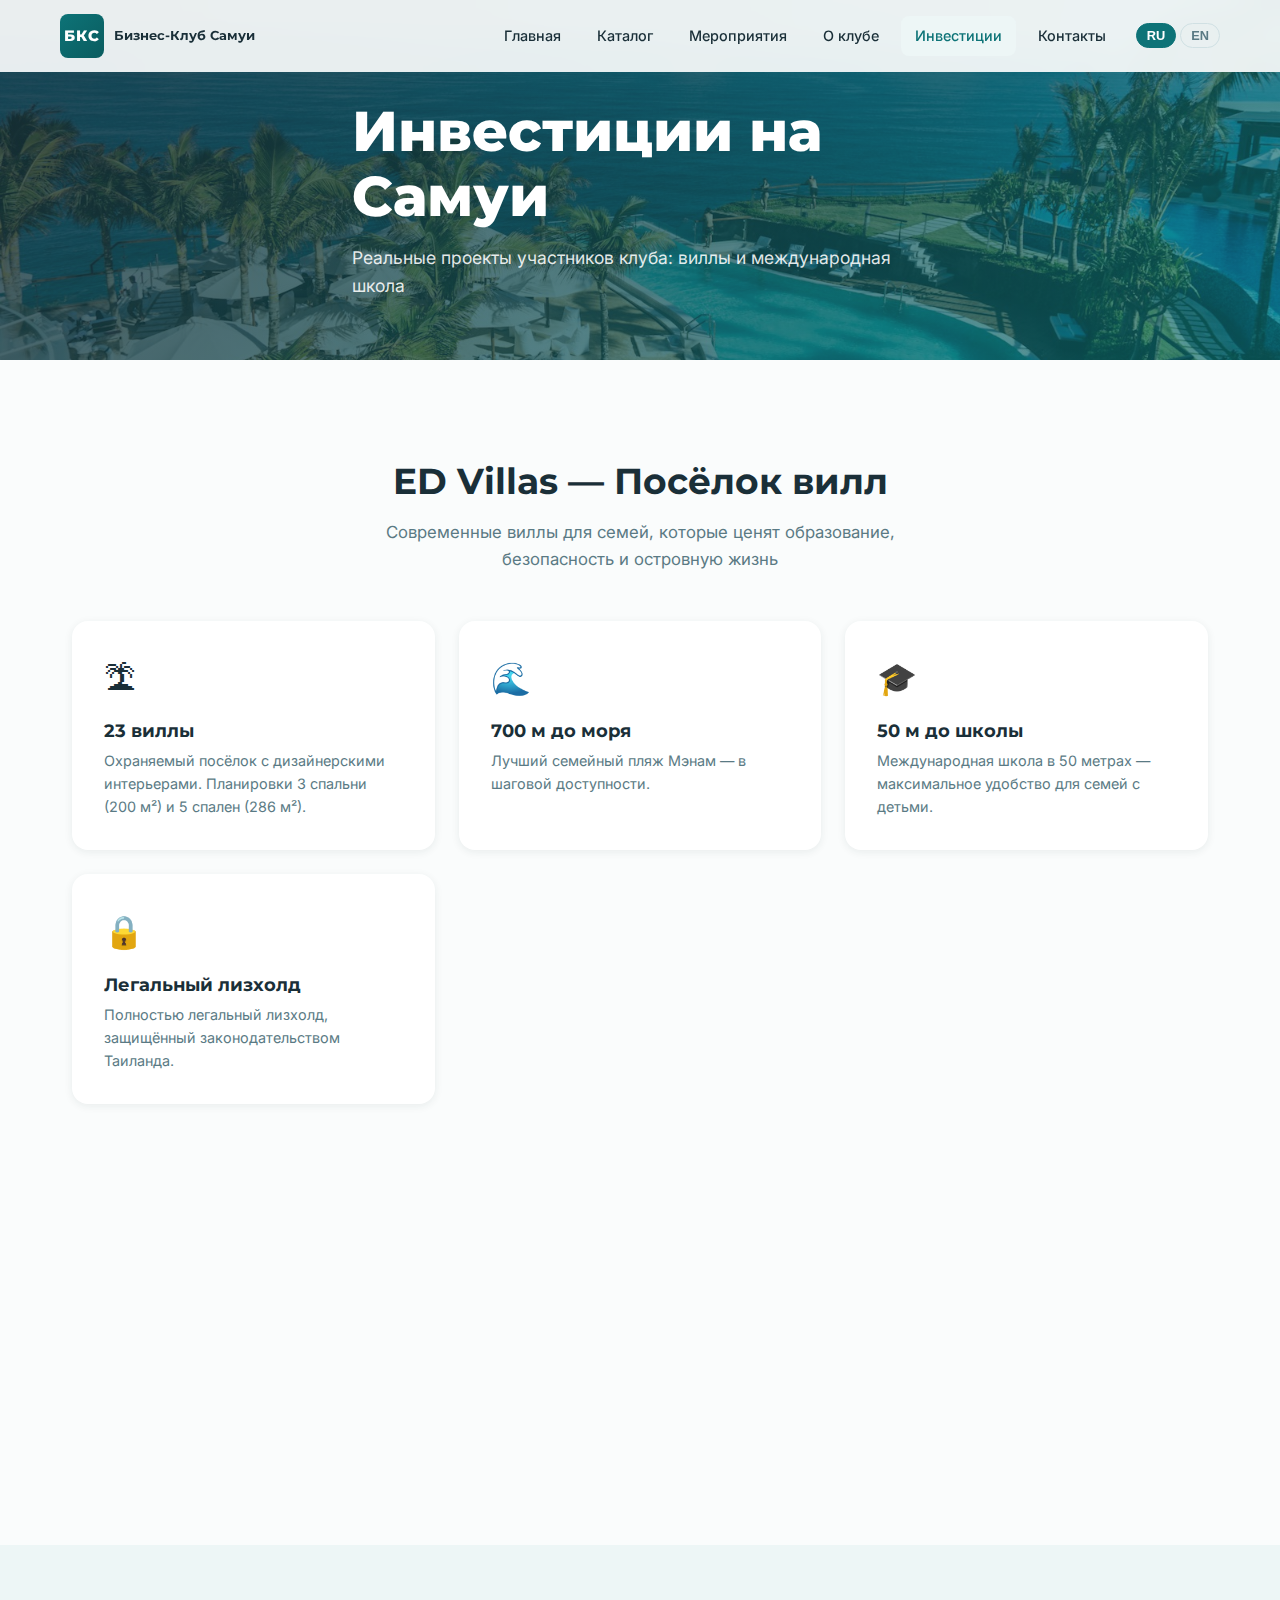
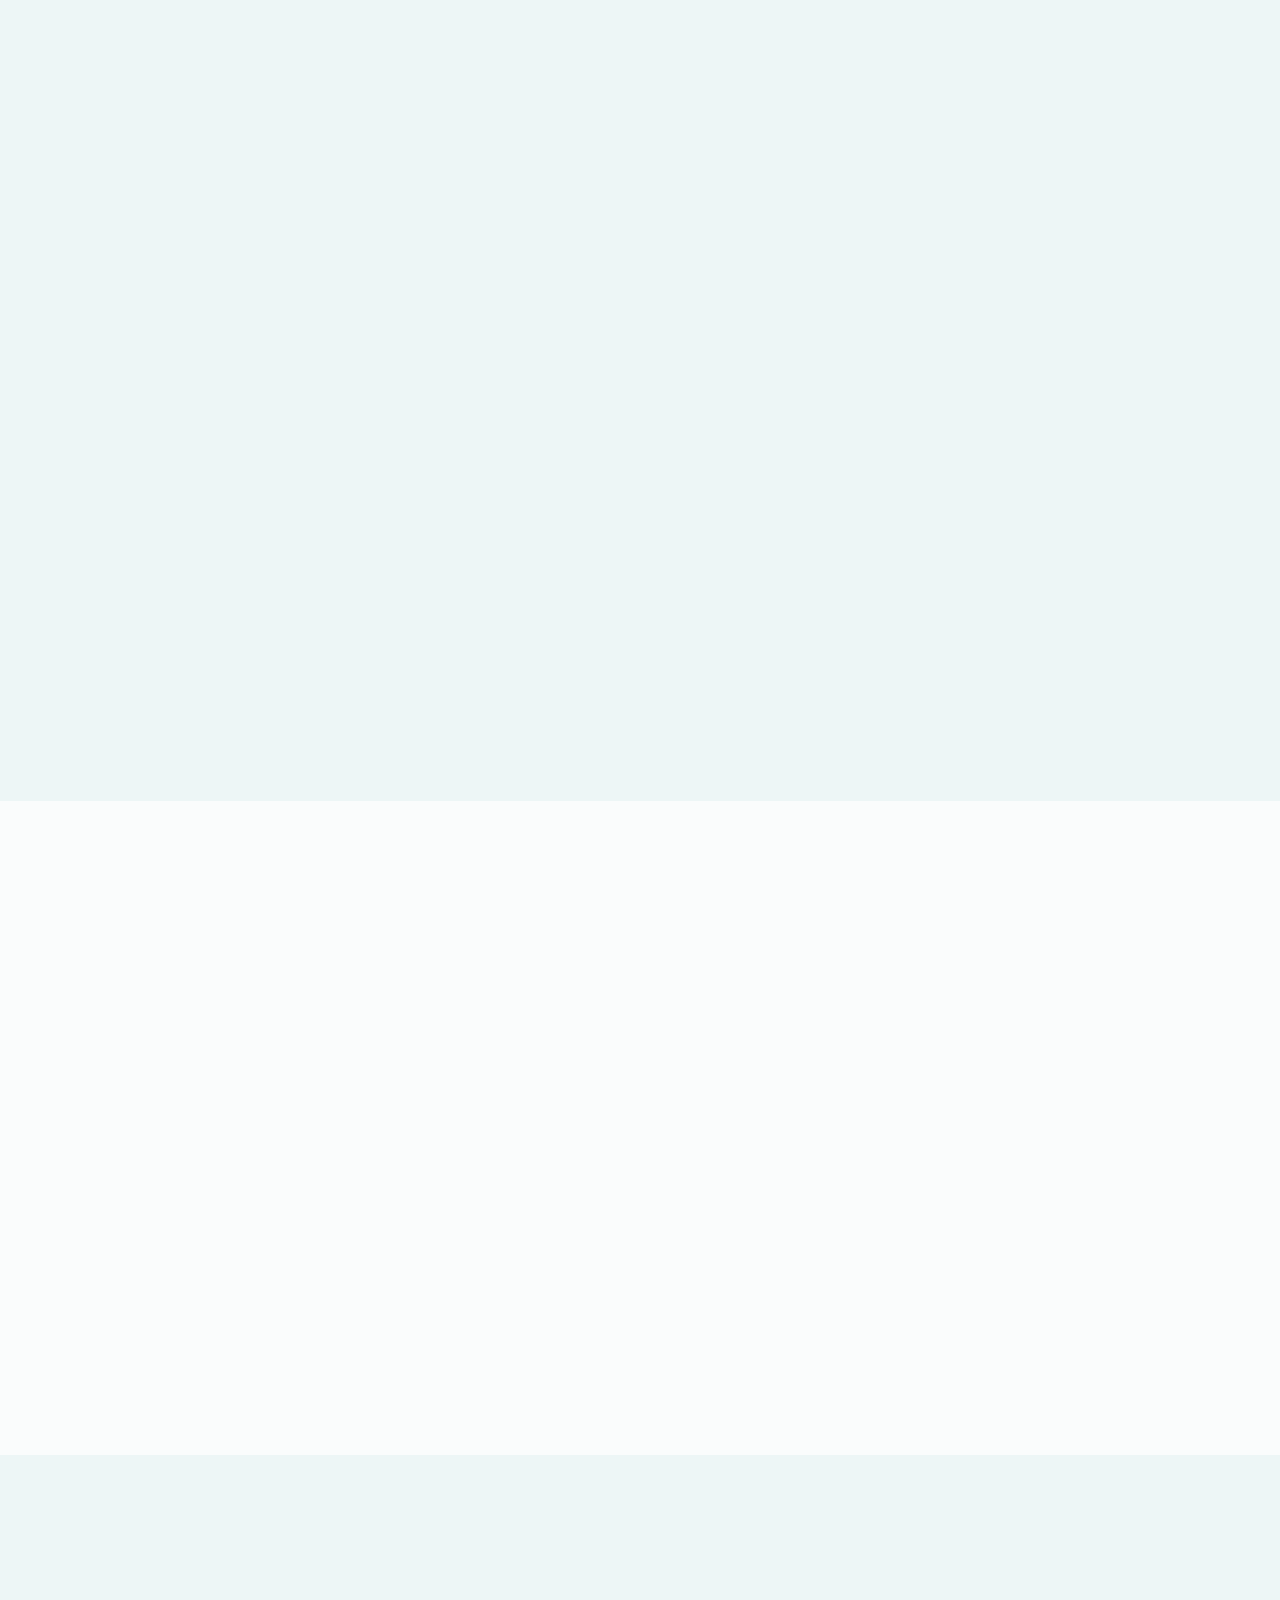
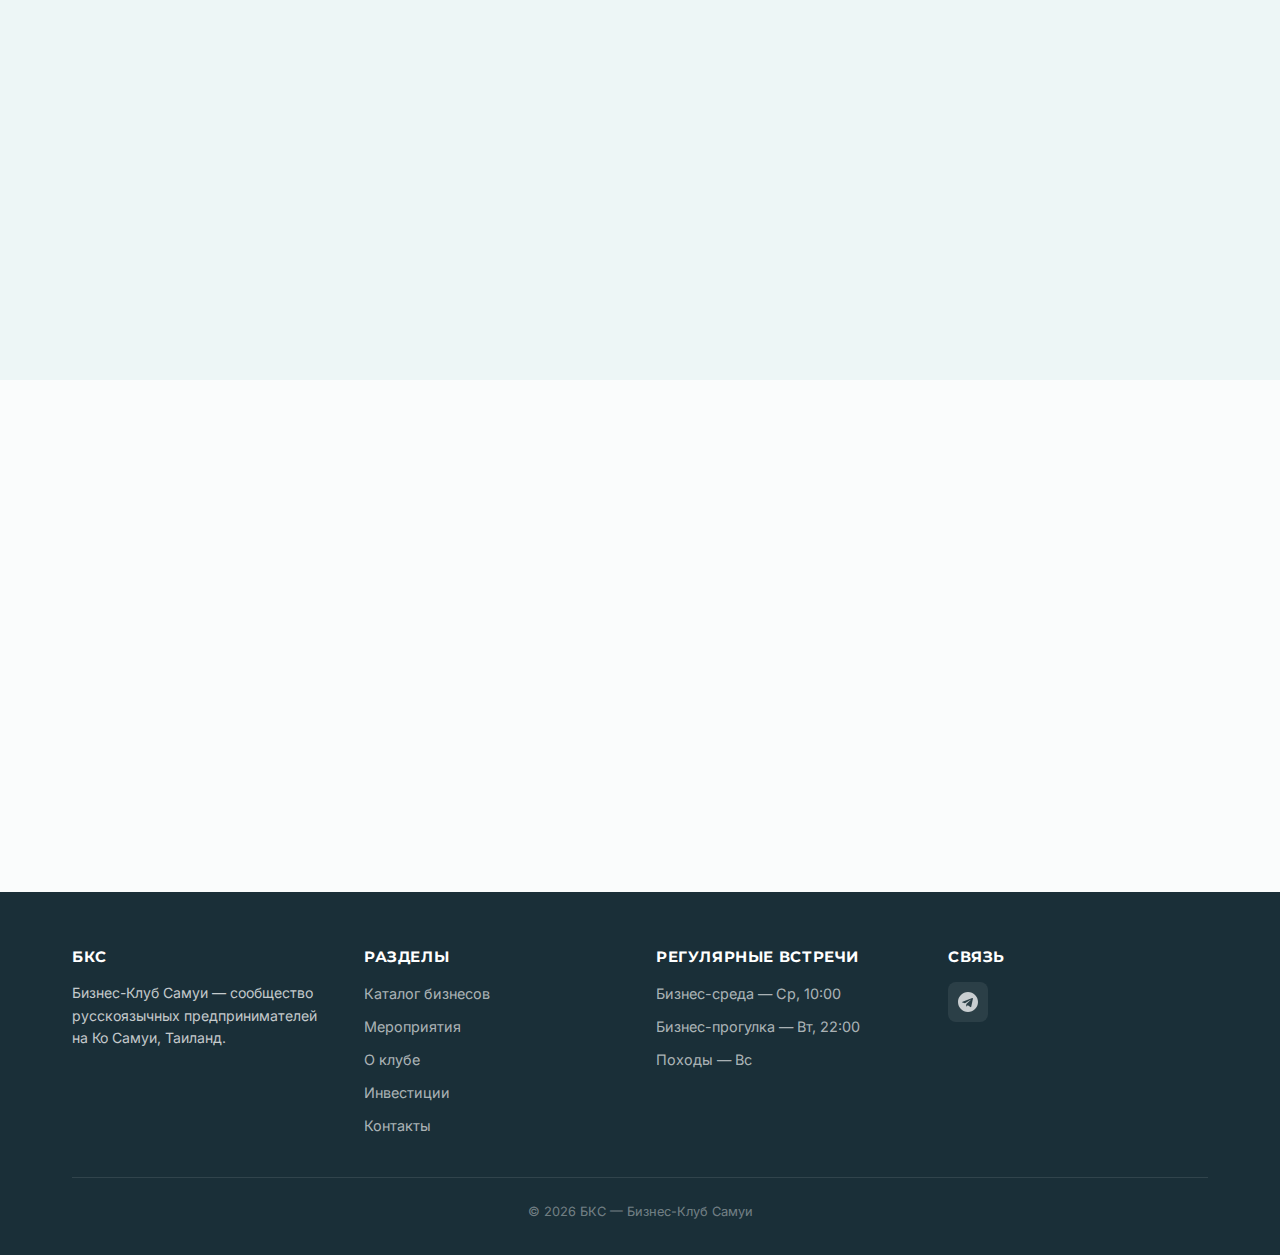
<file: investments.html>
<!DOCTYPE html>
<html lang="ru">
<head>
  <meta charset="UTF-8">
  <meta name="viewport" content="width=device-width, initial-scale=1.0">
  <title>Инвестиции — БКС</title>
  <meta name="description" content="Investment opportunities on Koh Samui: luxury villas and international school. Projects by BKS member Easydays.">
  <meta property="og:title" content="Инвестиции — БКС">
  <meta property="og:description" content="Инвестиционные возможности на Самуи: виллы ED и международная школа Easydays.">
  <meta property="og:type" content="website">
  <link rel="canonical" href="https://samuibiz.club/investments.html">
  <link rel="preconnect" href="https://fonts.googleapis.com">
  <link rel="preconnect" href="https://fonts.gstatic.com" crossorigin>
  <link href="https://fonts.googleapis.com/css2?family=Inter:wght@400;500;600;700&family=Montserrat:wght@600;700;800&display=swap" rel="stylesheet">
  <link rel="icon" type="image/svg+xml" href="images/favicon.svg">
  <link rel="stylesheet" href="css/style.css">
</head>
<body>
  <a href="#main" class="skip-link" data-en="Skip to content" data-ru="К содержанию">К содержанию</a>

  <!-- Header -->
  <header class="header">
    <div class="header__inner">
      <a href="index.html" class="header__logo">
        <span class="logo-mark" data-en="BKS" data-ru="БКС">БКС</span>
        <span class="logo-text" data-en="Business Club Samui" data-ru="Бизнес-Клуб Самуи">Бизнес-Клуб Самуи</span>
      </a>
      <nav class="nav" aria-label="Main navigation">
        <a href="index.html" class="nav__link" data-en="Home" data-ru="Главная">Главная</a>
        <a href="directory.html" class="nav__link" data-en="Directory" data-ru="Каталог">Каталог</a>
        <a href="events.html" class="nav__link" data-en="Events" data-ru="Мероприятия">Мероприятия</a>
        <a href="about.html" class="nav__link" data-en="About" data-ru="О клубе">О клубе</a>
        <a href="investments.html" class="nav__link nav__link--active" data-en="Investments" data-ru="Инвестиции">Инвестиции</a>
        <a href="contacts.html" class="nav__link" data-en="Contacts" data-ru="Контакты">Контакты</a>
        <div class="lang-switch">
          <button class="lang-btn" data-lang="ru">RU</button>
          <button class="lang-btn" data-lang="en">EN</button>
        </div>
      </nav>
      <button class="hamburger" aria-label="Menu" aria-expanded="false">
        <span class="hamburger__line"></span>
        <span class="hamburger__line"></span>
        <span class="hamburger__line"></span>
      </button>
    </div>
  </header>

  <!-- Hero -->
  <section class="hero hero--short" style="background-image: url('images/hero-home.jpg'); background-color: var(--color-bg-dark); background-position: center center;">
    <div class="hero__overlay"></div>
    <div class="container hero__content">
      <h1 class="hero__title" data-en="Investments on Samui" data-ru="Инвестиции на Самуи">Инвестиции на Самуи</h1>
      <p class="hero__subtitle" data-en="Real projects by club members: luxury villas and international school" data-ru="Реальные проекты участников клуба: виллы и международная школа">Реальные проекты участников клуба: виллы и международная школа</p>
    </div>
  </section>

  <main id="main">

    <!-- ========== BLOCK 1: ED VILLAS ========== -->
    <section class="section">
      <div class="container">
        <h2 class="section-title fade-in" data-en="ED Villas — Gated Community" data-ru="ED Villas — Посёлок вилл">ED Villas — Посёлок вилл</h2>
        <p class="section-subtitle fade-in" data-en="Luxury villas for families who value education, safety, and island living" data-ru="Современные виллы для семей, которые ценят образование, безопасность и островную жизнь">Современные виллы для семей, которые ценят образование, безопасность и островную жизнь</p>

        <!-- Key features -->
        <div class="cards-grid fade-in" style="margin-top: 2rem;">
          <div class="feature-card">
            <div class="feature-card__icon">&#127965;</div>
            <h3 class="feature-card__title" data-en="23 Villas" data-ru="23 виллы">23 виллы</h3>
            <p class="feature-card__text" data-en="Gated community with designer interiors. 3-bed (200 m²) and 5-bed (286 m²) layouts." data-ru="Охраняемый посёлок с дизайнерскими интерьерами. Планировки 3 спальни (200 м²) и 5 спален (286 м²).">Охраняемый посёлок с дизайнерскими интерьерами. Планировки 3 спальни (200 м²) и 5 спален (286 м²).</p>
          </div>
          <div class="feature-card">
            <div class="feature-card__icon">&#127754;</div>
            <h3 class="feature-card__title" data-en="700 m to Beach" data-ru="700 м до моря">700 м до моря</h3>
            <p class="feature-card__text" data-en="Maenam — the best family beach on Samui — just a short walk away." data-ru="Лучший семейный пляж Мэнам — в шаговой доступности.">Лучший семейный пляж Мэнам — в шаговой доступности.</p>
          </div>
          <div class="feature-card">
            <div class="feature-card__icon">&#127891;</div>
            <h3 class="feature-card__title" data-en="50 m to School" data-ru="50 м до школы">50 м до школы</h3>
            <p class="feature-card__text" data-en="International school just 50 meters away — the ultimate convenience for families." data-ru="Международная школа в 50 метрах — максимальное удобство для семей с детьми.">Международная школа в 50 метрах — максимальное удобство для семей с детьми.</p>
          </div>
          <div class="feature-card">
            <div class="feature-card__icon">&#128274;</div>
            <h3 class="feature-card__title" data-en="Legal Leasehold" data-ru="Легальный лизхолд">Легальный лизхолд</h3>
            <p class="feature-card__text" data-en="Fully legal leasehold protected by Thai law — secure ownership for foreign buyers." data-ru="Полностью легальный лизхолд, защищённый законодательством Таиланда.">Полностью легальный лизхолд, защищённый законодательством Таиланда.</p>
          </div>
        </div>

        <!-- Villa types -->
        <div class="invest-villas fade-in">
          <div class="invest-villa-card">
            <div class="invest-villa-card__header">
              <h3 data-en="3-Bedroom Villa" data-ru="Вилла 3 спальни">Вилла 3 спальни</h3>
            </div>
            <div class="invest-villa-card__specs">
              <div class="invest-spec">
                <span class="invest-spec__value">200</span>
                <span class="invest-spec__label" data-en="sq.m" data-ru="м²">м²</span>
              </div>
              <div class="invest-spec">
                <span class="invest-spec__value">2</span>
                <span class="invest-spec__label" data-en="floors" data-ru="этажа">этажа</span>
              </div>
              <div class="invest-spec">
                <span class="invest-spec__value">3</span>
                <span class="invest-spec__label" data-en="bedrooms" data-ru="спальни">спальни</span>
              </div>
            </div>
            <p data-en="Spacious 2-storey villa with designer interior and modern amenities for comfortable family living." data-ru="Просторная 2-этажная вилла с дизайнерским интерьером и всеми современными удобствами.">Просторная 2-этажная вилла с дизайнерским интерьером и всеми современными удобствами.</p>
          </div>
          <div class="invest-villa-card">
            <div class="invest-villa-card__header">
              <h3 data-en="5-Bedroom Villa" data-ru="Вилла 5 спален">Вилла 5 спален</h3>
            </div>
            <div class="invest-villa-card__specs">
              <div class="invest-spec">
                <span class="invest-spec__value">286</span>
                <span class="invest-spec__label" data-en="sq.m" data-ru="м²">м²</span>
              </div>
              <div class="invest-spec">
                <span class="invest-spec__value">3</span>
                <span class="invest-spec__label" data-en="floors" data-ru="этажа">этажа</span>
              </div>
              <div class="invest-spec">
                <span class="invest-spec__value">5</span>
                <span class="invest-spec__label" data-en="bedrooms" data-ru="спален">спален</span>
              </div>
            </div>
            <p data-en="Magnificent 3-storey villa with panoramic views. The ultimate in spacious family living on Koh Samui." data-ru="Великолепная 3-этажная вилла с панорамным видом. Максимальный простор для семейной жизни.">Великолепная 3-этажная вилла с панорамным видом. Максимальный простор для семейной жизни.</p>
          </div>
        </div>

        <!-- CTA Villas -->
        <div class="text-center fade-in" style="margin-top: 2rem;">
          <a href="https://api.whatsapp.com/message/MBCKT4E4BJL3L1?autoload=1&app_absent=0" target="_blank" rel="noopener" class="btn btn--primary">
            <span data-en="Request Villa Details" data-ru="Запросить детали по виллам">Запросить детали по виллам</span>
          </a>
          <a href="https://easydayssamui.com/villas.html" target="_blank" rel="noopener" class="btn btn--outline" style="margin-left: 0.75rem;">
            <span data-en="View on Easydays site" data-ru="Смотреть на сайте Easydays">Смотреть на сайте Easydays</span>
          </a>
        </div>
      </div>
    </section>

    <!-- ========== BLOCK 2: SCHOOL INVESTMENT ========== -->
    <section class="section section--alt">
      <div class="container">
        <h2 class="section-title fade-in" data-en="Easydays School — Investment Opportunity" data-ru="Школа Easydays — Инвестиционная возможность">Школа Easydays — Инвестиционная возможность</h2>
        <p class="section-subtitle fade-in" data-en="International school with 13+ years track record. New campus for 300+ students." data-ru="Международная школа с 13+ летней историей. Новый кампус на 300+ учеников.">Международная школа с 13+ летней историей. Новый кампус на 300+ учеников.</p>

        <!-- Key stats -->
        <div class="invest-stats fade-in">
          <div class="invest-stat">
            <div class="invest-stat__number">13+</div>
            <div class="invest-stat__label" data-en="Years Operating" data-ru="Лет на рынке">Лет на рынке</div>
          </div>
          <div class="invest-stat">
            <div class="invest-stat__number">70</div>
            <div class="invest-stat__label" data-en="Students Currently" data-ru="Учеников сейчас">Учеников сейчас</div>
          </div>
          <div class="invest-stat">
            <div class="invest-stat__number">300+</div>
            <div class="invest-stat__label" data-en="New Campus Capacity" data-ru="Вместимость кампуса">Вместимость кампуса</div>
          </div>
          <div class="invest-stat">
            <div class="invest-stat__number">4.6/5</div>
            <div class="invest-stat__label" data-en="Google Maps Rating" data-ru="Рейтинг Google">Рейтинг Google</div>
          </div>
        </div>

        <!-- School features -->
        <div class="cards-grid fade-in" style="margin-top: 2.5rem;">
          <div class="feature-card">
            <div class="feature-card__icon">&#127891;</div>
            <h3 class="feature-card__title" data-en="3 Academic Programs" data-ru="3 образовательные программы">3 образовательные программы</h3>
            <p class="feature-card__text" data-en="Russian curriculum, Cambridge IGCSE, and Singapore iPSLE — all in one school." data-ru="Российская, кембриджская и сингапурская программы — в одной школе.">Российская, кембриджская и сингапурская программы — в одной школе.</p>
          </div>
          <div class="feature-card">
            <div class="feature-card__icon">&#127758;</div>
            <h3 class="feature-card__title" data-en="Seasonal Students Welcome" data-ru="Приём зимовщиков">Приём зимовщиков</h3>
            <p class="feature-card__text" data-en="The only school on Samui accepting children for any duration — a key competitive advantage." data-ru="Единственная школа на Самуи с официальным приёмом зимовщиков и экспатов.">Единственная школа на Самуи с официальным приёмом зимовщиков и экспатов.</p>
          </div>
          <div class="feature-card">
            <div class="feature-card__icon">&#127968;</div>
            <h3 class="feature-card__title" data-en="New Campus: 1,400+ sqm" data-ru="Новый кампус: 1 400+ м²">Новый кампус: 1 400+ м²</h3>
            <p class="feature-card__text" data-en="Designed for 300+ students. Olympic swimming pool. Architecture ready." data-ru="Рассчитан на 300+ учеников. Олимпийский бассейн. Архитектура готова.">Рассчитан на 300+ учеников. Олимпийский бассейн. Архитектура готова.</p>
          </div>
        </div>
      </div>
    </section>

    <!-- Investment Terms -->
    <section class="section">
      <div class="container">
        <div class="invest-highlight fade-in">
          <div class="text-center">
            <h2 data-en="Investment Terms" data-ru="Условия инвестирования">Условия инвестирования</h2>
            <p style="max-width: 700px; margin: 0 auto 2rem; opacity: 0.9; line-height: 1.7;" data-en="Debt financing model. Investor receives regular interest payments and principal at maturity. Villa sales provide primary liquidity." data-ru="Модель долгового финансирования. Инвестор получает регулярные процентные выплаты и возврат основной суммы в конце срока. Ликвидность — за счёт продаж вилл.">Модель долгового финансирования. Инвестор получает регулярные процентные выплаты и возврат основной суммы в конце срока. Ликвидность — за счёт продаж вилл.</p>
          </div>
          <div class="invest-terms">
            <div class="invest-term">
              <div class="invest-term__number">20M</div>
              <div class="invest-term__label" data-en="THB Investment" data-ru="THB объём">THB объём</div>
            </div>
            <div class="invest-term">
              <div class="invest-term__number">20%</div>
              <div class="invest-term__label" data-en="Annual Return" data-ru="Годовых">Годовых</div>
            </div>
            <div class="invest-term">
              <div class="invest-term__number">24</div>
              <div class="invest-term__label" data-en="Months" data-ru="Месяца">Месяца</div>
            </div>
          </div>
          <div class="invest-terms" style="margin-top: 1.5rem;">
            <div class="invest-term">
              <div class="invest-term__number">68M</div>
              <div class="invest-term__label" data-en="THB Project NPV" data-ru="THB NPV проекта">THB NPV проекта</div>
            </div>
            <div class="invest-term">
              <div class="invest-term__number">34%</div>
              <div class="invest-term__label" data-en="Investor IRR" data-ru="IRR инвестора">IRR инвестора</div>
            </div>
            <div class="invest-term">
              <div class="invest-term__number">2.6x</div>
              <div class="invest-term__label" data-en="Debt Coverage" data-ru="Покрытие долга">Покрытие долга</div>
            </div>
          </div>
        </div>
      </div>
    </section>

    <!-- Timeline -->
    <section class="section section--alt">
      <div class="container">
        <h2 class="section-title fade-in" data-en="Project Timeline" data-ru="Сроки проекта">Сроки проекта</h2>
        <div class="cards-grid fade-in" style="margin-top: 2rem; grid-template-columns: repeat(auto-fit, minmax(240px, 1fr));">
          <div class="feature-card">
            <div class="feature-card__icon">&#128204;</div>
            <h3 class="feature-card__title" data-en="Q1 2026 — Construction" data-ru="1 кв. 2026 — Строительство">1 кв. 2026 — Строительство</h3>
            <p class="feature-card__text" data-en="Architecture and documentation ready. Land secured with 30-year lease." data-ru="Архитектура и документация готовы. Земля — 30-летняя аренда.">Архитектура и документация готовы. Земля — 30-летняя аренда.</p>
          </div>
          <div class="feature-card">
            <div class="feature-card__icon">&#127959;</div>
            <h3 class="feature-card__title" data-en="2026 — Villa Sales" data-ru="2026 — Продажи вилл">2026 — Продажи вилл</h3>
            <p class="feature-card__text" data-en="6 villas planned for 2026 (41M THB). 2 already sold, 3 reserved." data-ru="6 вилл на 2026 год (41 млн THB). 2 проданы, 3 забронированы.">6 вилл на 2026 год (41 млн THB). 2 проданы, 3 забронированы.</p>
          </div>
          <div class="feature-card">
            <div class="feature-card__icon">&#127979;</div>
            <h3 class="feature-card__title" data-en="Q1 2027 — New Campus" data-ru="1 кв. 2027 — Новый кампус">1 кв. 2027 — Новый кампус</h3>
            <p class="feature-card__text" data-en="1,400+ sqm campus opens for 300+ students." data-ru="Открытие кампуса 1 400+ м² на 300+ учеников.">Открытие кампуса 1 400+ м² на 300+ учеников.</p>
          </div>
          <div class="feature-card">
            <div class="feature-card__icon">&#9989;</div>
            <h3 class="feature-card__title" data-en="Dec 2027 — Full Repayment" data-ru="Дек. 2027 — Возврат займа">Дек. 2027 — Возврат займа</h3>
            <p class="feature-card__text" data-en="Investor receives ~26.6M THB total (principal + interest)." data-ru="Инвестор получает ~26,6 млн THB (тело + проценты).">Инвестор получает ~26,6 млн THB (тело + проценты).</p>
          </div>
        </div>
      </div>
    </section>

    <!-- CTA -->
    <section class="section">
      <div class="container">
        <div class="cta fade-in">
          <h2 data-en="Get the Investment Presentation" data-ru="Получите инвестиционную презентацию">Получите инвестиционную презентацию</h2>
          <p data-en="Full investment deck with financial model, legal structure, and investor protection mechanisms." data-ru="Полная презентация с финансовой моделью, юридической структурой и механизмами защиты инвестора.">Полная презентация с финансовой моделью, юридической структурой и механизмами защиты инвестора.</p>
          <div style="display: flex; gap: 0.75rem; justify-content: center; flex-wrap: wrap;">
            <a href="https://api.whatsapp.com/message/MBCKT4E4BJL3L1?autoload=1&app_absent=0" target="_blank" rel="noopener" class="btn btn--white">
              <span data-en="WhatsApp" data-ru="WhatsApp">WhatsApp</span>
            </a>
            <a href="https://easydayssamui.com/invest.html" target="_blank" rel="noopener" class="btn btn--outline" style="border-color: white; color: white;">
              <span data-en="Full info on Easydays site" data-ru="Подробнее на сайте Easydays">Подробнее на сайте Easydays</span>
            </a>
          </div>
        </div>
      </div>
    </section>
  </main>

  <!-- Footer -->
  <footer class="footer">
    <div class="container">
      <div class="footer__grid">
        <div>
          <h4 class="footer__heading" data-en="BKS" data-ru="БКС">БКС</h4>
          <p style="font-size: 0.88rem; line-height: 1.6;" data-en="Business Club Samui — community of Russian-speaking entrepreneurs on Koh Samui, Thailand." data-ru="Бизнес-Клуб Самуи — сообщество русскоязычных предпринимателей на Ко Самуи, Таиланд.">Бизнес-Клуб Самуи — сообщество русскоязычных предпринимателей на Ко Самуи, Таиланд.</p>
        </div>
        <div>
          <h4 class="footer__heading" data-en="Pages" data-ru="Разделы">Разделы</h4>
          <div class="footer__links">
            <a href="directory.html" class="footer__link" data-en="Business Directory" data-ru="Каталог бизнесов">Каталог бизнесов</a>
            <a href="events.html" class="footer__link" data-en="Events" data-ru="Мероприятия">Мероприятия</a>
            <a href="about.html" class="footer__link" data-en="About the Club" data-ru="О клубе">О клубе</a>
            <a href="investments.html" class="footer__link" data-en="Investments" data-ru="Инвестиции">Инвестиции</a>
            <a href="contacts.html" class="footer__link" data-en="Contacts" data-ru="Контакты">Контакты</a>
          </div>
        </div>
        <div>
          <h4 class="footer__heading" data-en="Regular Meetings" data-ru="Регулярные встречи">Регулярные встречи</h4>
          <div class="footer__links">
            <span class="footer__link" data-en="Business Wednesday — Wed, 10:00" data-ru="Бизнес-среда — Ср, 10:00">Бизнес-среда — Ср, 10:00</span>
            <span class="footer__link" data-en="Evening Walk — Tue, 22:00" data-ru="Бизнес-прогулка — Вт, 22:00">Бизнес-прогулка — Вт, 22:00</span>
            <span class="footer__link" data-en="Jungle Hikes — Sun" data-ru="Походы — Вс">Походы — Вс</span>
          </div>
        </div>
        <div>
          <h4 class="footer__heading" data-en="Connect" data-ru="Связь">Связь</h4>
          <div class="footer__social">
            <a href="https://t.me/samuibiz" target="_blank" class="footer__social-link" aria-label="Telegram">
              <svg width="20" height="20" viewBox="0 0 24 24" fill="currentColor"><path d="M12 0C5.373 0 0 5.373 0 12s5.373 12 12 12 12-5.373 12-12S18.627 0 12 0zm5.894 8.221l-1.97 9.28c-.145.658-.537.818-1.084.508l-3-2.21-1.446 1.394c-.16.16-.295.295-.605.295l.213-3.053 5.56-5.023c.242-.213-.054-.334-.373-.121l-6.869 4.326-2.96-.924c-.64-.203-.658-.64.135-.954l11.566-4.458c.538-.196 1.006.128.832.94z"/></svg>
            </a>
          </div>
        </div>
      </div>
      <div class="footer__bottom">&copy; 2026 БКС — Бизнес-Клуб Самуи</div>
    </div>
  </footer>

  <script src="js/main.js"></script>
</body>
</html>
</file>
<file: css/style.css>
/* ============================================
   BKS — Бизнес-Клуб Самуи
   Design System: "Tropical Business"
   ============================================ */

/* --- CSS Variables --- */
:root {
  /* Primary: Deep Sea Teal */
  --color-primary: #0D7377;
  --color-primary-light: #14919B;
  --color-primary-dark: #0A5C5F;

  /* Secondary: Tropical Green */
  --color-secondary: #2D6A4F;
  --color-secondary-light: #40916C;

  /* Accent: Warm Sand */
  --color-accent: #E9B44C;
  --color-accent-light: #F2CC8F;

  /* Backgrounds */
  --color-bg: #FAFCFC;
  --color-bg-alt: #EDF6F6;
  --color-bg-dark: #1A2F38;

  /* Text */
  --color-text: #1A2F38;
  --color-text-light: #5A7A84;

  /* Utility */
  --color-white: #FFFFFF;
  --color-border: #D0E0E3;
  --color-telegram: #2AABEE;

  /* Typography */
  --font-heading: 'Montserrat', -apple-system, BlinkMacSystemFont, 'Segoe UI', sans-serif;
  --font-body: 'Inter', -apple-system, BlinkMacSystemFont, 'Segoe UI', sans-serif;

  /* Spacing & Layout */
  --radius-sm: 8px;
  --radius-md: 16px;
  --radius-lg: 24px;
  --radius-full: 9999px;
  --shadow-sm: 0 2px 8px rgba(26, 47, 56, 0.08);
  --shadow-md: 0 4px 20px rgba(26, 47, 56, 0.12);
  --shadow-lg: 0 8px 40px rgba(26, 47, 56, 0.16);
  --transition: 0.3s ease;
  --container-max: 1200px;
  --header-height: 72px;
}

/* --- Reset & Base --- */
*,
*::before,
*::after {
  box-sizing: border-box;
  margin: 0;
  padding: 0;
}

html {
  scroll-behavior: smooth;
  -webkit-text-size-adjust: 100%;
}

body {
  font-family: var(--font-body);
  font-size: 16px;
  line-height: 1.6;
  color: var(--color-text);
  background-color: var(--color-bg);
  -webkit-font-smoothing: antialiased;
  -moz-osx-font-smoothing: grayscale;
}

img {
  max-width: 100%;
  height: auto;
  display: block;
}

a {
  color: var(--color-primary);
  text-decoration: none;
  transition: color var(--transition);
}

a:hover {
  color: var(--color-primary-dark);
}

ul, ol {
  list-style: none;
}

/* --- Skip Link --- */
.skip-link {
  position: absolute;
  top: -100%;
  left: 16px;
  padding: 8px 16px;
  background: var(--color-primary);
  color: var(--color-white);
  border-radius: var(--radius-sm);
  z-index: 1000;
  font-size: 0.875rem;
}

.skip-link:focus {
  top: 8px;
}

/* --- Container --- */
.container {
  width: 100%;
  max-width: var(--container-max);
  margin: 0 auto;
  padding: 0 20px;
}

/* --- Typography --- */
h1, h2, h3, h4, h5, h6 {
  font-family: var(--font-heading);
  font-weight: 700;
  line-height: 1.2;
  color: var(--color-text);
}

h1 { font-size: 2.25rem; }
h2 { font-size: 1.875rem; }
h3 { font-size: 1.25rem; }
h4 { font-size: 1.125rem; }

.section-title {
  font-size: 1.875rem;
  text-align: center;
  margin-bottom: 16px;
}

.section-subtitle {
  text-align: center;
  color: var(--color-text-light);
  font-size: 1.05rem;
  max-width: 600px;
  margin: 0 auto 48px;
}

/* --- Header --- */
.header {
  position: fixed;
  top: 0;
  left: 0;
  right: 0;
  height: var(--header-height);
  background: rgba(250, 252, 252, 0.92);
  backdrop-filter: blur(12px);
  -webkit-backdrop-filter: blur(12px);
  z-index: 100;
  transition: box-shadow var(--transition);
}

.header--scrolled {
  box-shadow: var(--shadow-sm);
}

.header__inner {
  display: flex;
  align-items: center;
  justify-content: space-between;
  height: 100%;
  max-width: var(--container-max);
  margin: 0 auto;
  padding: 0 20px;
}

/* Logo */
.header__logo {
  display: flex;
  align-items: center;
  gap: 10px;
  text-decoration: none;
  flex-shrink: 0;
}

.logo-mark {
  display: inline-flex;
  align-items: center;
  justify-content: center;
  width: 44px;
  height: 44px;
  background: linear-gradient(135deg, var(--color-primary), var(--color-primary-dark));
  color: var(--color-white);
  font-family: var(--font-heading);
  font-weight: 800;
  font-size: 0.95rem;
  border-radius: var(--radius-sm);
  letter-spacing: 0.05em;
}

.logo-text {
  font-family: var(--font-heading);
  font-size: 0.8rem;
  font-weight: 700;
  color: var(--color-text);
  line-height: 1.2;
}

/* Nav */
.nav {
  display: none;
  align-items: center;
  gap: 8px;
}

.nav__link {
  font-size: 0.9rem;
  font-weight: 500;
  color: var(--color-text);
  padding: 8px 14px;
  border-radius: var(--radius-sm);
  transition: background var(--transition), color var(--transition);
  white-space: nowrap;
}

.nav__link:hover,
.nav__link--active {
  background: var(--color-bg-alt);
  color: var(--color-primary);
}

/* Lang Switch */
.lang-switch {
  display: flex;
  gap: 4px;
  margin-left: 8px;
}

.lang-btn {
  padding: 4px 10px;
  font-size: 0.8rem;
  font-weight: 600;
  border: 1.5px solid var(--color-border);
  border-radius: var(--radius-full);
  background: transparent;
  color: var(--color-text-light);
  cursor: pointer;
  transition: all var(--transition);
}

.lang-btn--active {
  background: var(--color-primary);
  color: var(--color-white);
  border-color: var(--color-primary);
}

/* Hamburger */
.hamburger {
  display: flex;
  flex-direction: column;
  gap: 5px;
  padding: 8px;
  background: none;
  border: none;
  cursor: pointer;
  z-index: 110;
}

.hamburger__line {
  width: 24px;
  height: 2px;
  background: var(--color-text);
  border-radius: 2px;
  transition: transform var(--transition), opacity var(--transition);
}

.hamburger--open .hamburger__line:nth-child(1) {
  transform: rotate(45deg) translate(5px, 5px);
}

.hamburger--open .hamburger__line:nth-child(2) {
  opacity: 0;
}

.hamburger--open .hamburger__line:nth-child(3) {
  transform: rotate(-45deg) translate(5px, -5px);
}

/* Mobile Nav — header becomes full-screen overlay */
.header--menu-open {
  height: 100vh;
  height: 100dvh;
  background: var(--color-bg);
}

.header--menu-open .header__inner {
  flex-wrap: wrap;
  align-content: flex-start;
  height: auto;
}

.nav--open {
  display: flex;
  flex-direction: column;
  align-items: center;
  gap: 16px;
  width: 100%;
  padding: 32px 0;
}

.nav--open .nav__link {
  font-size: 1.2rem;
  padding: 12px 24px;
}

/* --- Sections --- */
.section {
  padding: 80px 0;
}

.section--alt {
  background-color: var(--color-bg-alt);
}

.section--dark {
  background-color: var(--color-bg-dark);
  color: var(--color-white);
}

.section--dark h2,
.section--dark h3 {
  color: var(--color-white);
}

.section--dark .section-subtitle {
  color: rgba(255, 255, 255, 0.7);
}

/* --- Hero --- */
.hero {
  position: relative;
  display: flex;
  align-items: center;
  min-height: 85vh;
  padding-top: var(--header-height);
  background-size: cover;
  background-position: center top;
  background-repeat: no-repeat;
  overflow: hidden;
}

.hero--short {
  min-height: 40vh;
}

.hero__overlay {
  position: absolute;
  inset: 0;
  background: linear-gradient(135deg, rgba(26, 47, 56, 0.82), rgba(13, 115, 119, 0.65));
}

.hero__content {
  position: relative;
  z-index: 2;
  max-width: 640px;
  padding: 40px 0;
}

.hero__badge {
  display: inline-block;
  padding: 6px 16px;
  background: rgba(255, 255, 255, 0.15);
  border: 1px solid rgba(255, 255, 255, 0.25);
  border-radius: var(--radius-full);
  color: var(--color-white);
  font-size: 0.85rem;
  font-weight: 500;
  margin-bottom: 20px;
  backdrop-filter: blur(8px);
}

.hero__title {
  color: var(--color-white);
  font-size: 2.5rem;
  font-weight: 800;
  line-height: 1.15;
  margin-bottom: 16px;
}

.hero__subtitle {
  color: rgba(255, 255, 255, 0.88);
  font-size: 1.1rem;
  line-height: 1.6;
  margin-bottom: 32px;
}

.hero__buttons {
  display: flex;
  gap: 12px;
  flex-wrap: wrap;
}

/* --- Buttons --- */
.btn {
  display: inline-flex;
  align-items: center;
  gap: 8px;
  padding: 14px 28px;
  font-family: var(--font-body);
  font-size: 0.95rem;
  font-weight: 600;
  border: none;
  border-radius: var(--radius-sm);
  cursor: pointer;
  transition: all var(--transition);
  text-decoration: none;
  white-space: nowrap;
}

.btn--primary {
  background: var(--color-primary);
  color: var(--color-white);
}

.btn--primary:hover {
  background: var(--color-primary-dark);
  color: var(--color-white);
  transform: translateY(-2px);
  box-shadow: var(--shadow-md);
}

.btn--outline {
  background: transparent;
  color: var(--color-primary);
  border: 2px solid var(--color-primary);
}

.btn--outline:hover {
  background: var(--color-primary);
  color: var(--color-white);
  transform: translateY(-2px);
}

.btn--white {
  background: var(--color-white);
  color: var(--color-primary);
}

.btn--white:hover {
  background: var(--color-bg-alt);
  color: var(--color-primary-dark);
  transform: translateY(-2px);
}

.btn--telegram {
  background: var(--color-telegram);
  color: var(--color-white);
}

.btn--telegram:hover {
  background: #1A9ADF;
  color: var(--color-white);
  transform: translateY(-2px);
  box-shadow: var(--shadow-md);
}

.btn--sm {
  padding: 10px 20px;
  font-size: 0.85rem;
}

/* --- Stats --- */
.stats {
  display: grid;
  grid-template-columns: repeat(2, 1fr);
  gap: 24px;
  padding: 48px 0;
}

.stat {
  text-align: center;
}

.stat__number {
  font-family: var(--font-heading);
  font-size: 2.5rem;
  font-weight: 800;
  color: var(--color-primary);
  line-height: 1;
  margin-bottom: 8px;
}

.stat__label {
  font-size: 0.9rem;
  color: var(--color-text-light);
  font-weight: 500;
}

/* --- Cards Grid --- */
.cards-grid {
  display: grid;
  grid-template-columns: 1fr;
  gap: 24px;
}

/* --- Feature Cards --- */
.feature-card {
  padding: 32px;
  background: var(--color-white);
  border-radius: var(--radius-md);
  box-shadow: var(--shadow-sm);
  transition: transform var(--transition), box-shadow var(--transition);
}

.feature-card:hover {
  transform: translateY(-4px);
  box-shadow: var(--shadow-md);
}

.feature-card__icon {
  font-size: 2rem;
  margin-bottom: 16px;
}

.feature-card__title {
  font-size: 1.1rem;
  margin-bottom: 8px;
}

.feature-card__text {
  color: var(--color-text-light);
  font-size: 0.9rem;
  line-height: 1.6;
}

/* --- Split Layout --- */
.split {
  display: flex;
  flex-direction: column;
  gap: 40px;
  align-items: center;
}

.split__image {
  width: 100%;
  border-radius: var(--radius-md);
  object-fit: cover;
  aspect-ratio: 4/3;
}

.split__content {
  max-width: 520px;
}

.split__content h2 {
  margin-bottom: 16px;
}

.split__content p {
  color: var(--color-text-light);
  margin-bottom: 16px;
  line-height: 1.7;
}

/* --- Event Card --- */
.event-card {
  display: flex;
  gap: 24px;
  padding: 28px;
  background: var(--color-white);
  border-radius: var(--radius-md);
  box-shadow: var(--shadow-sm);
  transition: transform var(--transition), box-shadow var(--transition);
}

.event-card:hover {
  transform: translateY(-2px);
  box-shadow: var(--shadow-md);
}

.event-card--featured {
  border: 2px solid var(--color-primary);
  background: linear-gradient(135deg, rgba(13, 115, 119, 0.03), rgba(45, 106, 79, 0.03));
}

.event-card__date {
  display: flex;
  flex-direction: column;
  align-items: center;
  justify-content: center;
  min-width: 64px;
  height: 72px;
  background: var(--color-primary);
  border-radius: var(--radius-sm);
  color: var(--color-white);
  flex-shrink: 0;
}

.event-card__day {
  font-family: var(--font-heading);
  font-size: 1.5rem;
  font-weight: 800;
  line-height: 1;
}

.event-card__month {
  font-size: 0.75rem;
  font-weight: 600;
  text-transform: uppercase;
  letter-spacing: 0.05em;
}

.event-card__info {
  flex: 1;
}

.event-card__title {
  font-size: 1.15rem;
  margin-bottom: 8px;
}

.event-card__meta {
  display: flex;
  flex-wrap: wrap;
  gap: 16px;
  color: var(--color-text-light);
  font-size: 0.85rem;
  margin-bottom: 12px;
}

.event-card__meta-item {
  display: flex;
  align-items: center;
  gap: 4px;
}

.event-card__desc {
  color: var(--color-text-light);
  font-size: 0.9rem;
  line-height: 1.5;
}

/* --- Business Card (Directory) --- */
.biz-card {
  position: relative;
  padding: 24px;
  background: var(--color-white);
  border-radius: var(--radius-md);
  box-shadow: var(--shadow-sm);
  transition: transform var(--transition), box-shadow var(--transition);
  overflow: hidden;
}

.biz-card:hover {
  transform: translateY(-4px);
  box-shadow: var(--shadow-md);
}

.biz-card__header {
  display: flex;
  align-items: center;
  gap: 14px;
  margin-bottom: 14px;
}

.biz-card__avatar {
  width: 52px;
  height: 52px;
  border-radius: 50%;
  object-fit: cover;
  flex-shrink: 0;
  background: var(--color-bg-alt);
}

.biz-card__avatar--placeholder {
  display: flex;
  align-items: center;
  justify-content: center;
  font-family: var(--font-heading);
  font-weight: 700;
  font-size: 1.1rem;
  color: var(--color-white);
  background: linear-gradient(135deg, var(--color-primary-light), var(--color-secondary));
}

.biz-card__name {
  font-size: 1rem;
  font-weight: 600;
  margin-bottom: 4px;
}

.biz-card__category {
  display: inline-block;
  padding: 2px 10px;
  font-size: 0.75rem;
  font-weight: 600;
  color: var(--color-primary);
  background: rgba(13, 115, 119, 0.08);
  border-radius: var(--radius-full);
}

.biz-card__desc {
  color: var(--color-text-light);
  font-size: 0.88rem;
  line-height: 1.5;
  margin-bottom: 16px;
  display: -webkit-box;
  -webkit-line-clamp: 3;
  -webkit-box-orient: vertical;
  overflow: hidden;
}

.biz-card__footer {
  display: flex;
  align-items: center;
  justify-content: space-between;
  gap: 12px;
}

.biz-card__link {
  display: inline-flex;
  align-items: center;
  gap: 6px;
  font-size: 0.85rem;
  font-weight: 500;
  color: var(--color-primary);
}

.biz-card__link svg {
  width: 16px;
  height: 16px;
}

.biz-card__followers {
  font-size: 0.8rem;
  color: var(--color-text-light);
}

.biz-card__member-badge {
  position: absolute;
  top: 12px;
  right: 12px;
  padding: 3px 10px;
  font-size: 0.7rem;
  font-weight: 700;
  color: var(--color-accent);
  background: rgba(233, 180, 76, 0.12);
  border-radius: var(--radius-full);
  text-transform: uppercase;
  letter-spacing: 0.04em;
}

/* --- Filter Bar (Directory) --- */
.filter-bar {
  display: flex;
  gap: 8px;
  overflow-x: auto;
  padding-bottom: 8px;
  margin-bottom: 32px;
  scrollbar-width: thin;
  -webkit-overflow-scrolling: touch;
}

.filter-bar::-webkit-scrollbar {
  height: 4px;
}

.filter-bar::-webkit-scrollbar-thumb {
  background: var(--color-border);
  border-radius: var(--radius-full);
}

.filter-btn {
  padding: 8px 18px;
  font-family: var(--font-body);
  font-size: 0.85rem;
  font-weight: 500;
  color: var(--color-text-light);
  background: var(--color-white);
  border: 1.5px solid var(--color-border);
  border-radius: var(--radius-full);
  cursor: pointer;
  transition: all var(--transition);
  white-space: nowrap;
  flex-shrink: 0;
}

.filter-btn:hover {
  border-color: var(--color-primary);
  color: var(--color-primary);
}

.filter-btn--active {
  background: var(--color-primary);
  color: var(--color-white);
  border-color: var(--color-primary);
}

/* --- Empty State --- */
.empty-state {
  text-align: center;
  padding: 64px 20px;
  color: var(--color-text-light);
}

.empty-state__icon {
  font-size: 3rem;
  margin-bottom: 16px;
  opacity: 0.5;
}

.empty-state__text {
  font-size: 1rem;
}

/* --- CTA Banner --- */
.cta {
  text-align: center;
  padding: 64px 20px;
  background: linear-gradient(135deg, var(--color-primary), var(--color-secondary));
  border-radius: var(--radius-lg);
  color: var(--color-white);
}

.cta h2 {
  color: var(--color-white);
  margin-bottom: 12px;
}

.cta p {
  color: rgba(255, 255, 255, 0.85);
  margin-bottom: 28px;
  max-width: 480px;
  margin-left: auto;
  margin-right: auto;
}

/* --- Steps --- */
.steps {
  display: grid;
  grid-template-columns: 1fr;
  gap: 24px;
  counter-reset: step;
}

.step {
  display: flex;
  gap: 20px;
  align-items: flex-start;
}

.step__number {
  display: flex;
  align-items: center;
  justify-content: center;
  width: 48px;
  height: 48px;
  background: var(--color-primary);
  color: var(--color-white);
  font-family: var(--font-heading);
  font-weight: 800;
  font-size: 1.2rem;
  border-radius: 50%;
  flex-shrink: 0;
}

.step__content h3 {
  margin-bottom: 6px;
}

.step__content p {
  color: var(--color-text-light);
  font-size: 0.9rem;
}

/* --- Contact Items --- */
.contact-item {
  display: flex;
  align-items: center;
  gap: 16px;
  padding: 20px;
  background: var(--color-white);
  border-radius: var(--radius-md);
  box-shadow: var(--shadow-sm);
}

.contact-item__icon {
  display: flex;
  align-items: center;
  justify-content: center;
  width: 48px;
  height: 48px;
  background: rgba(13, 115, 119, 0.08);
  border-radius: var(--radius-sm);
  font-size: 1.3rem;
  flex-shrink: 0;
}

.contact-item__label {
  font-size: 0.8rem;
  color: var(--color-text-light);
  margin-bottom: 2px;
}

.contact-item__value {
  font-weight: 600;
  font-size: 0.95rem;
}

.contact-item__value a {
  color: var(--color-primary);
}

/* --- Team Member --- */
.team-member {
  text-align: center;
  padding: 24px;
}

.team-member__avatar {
  width: 80px;
  height: 80px;
  border-radius: 50%;
  margin: 0 auto 12px;
  background: var(--color-bg-alt);
  object-fit: cover;
}

.team-member__fullname {
  font-size: 1rem;
  font-weight: 700;
  margin-bottom: 2px;
}

.team-member__name {
  font-size: 0.88rem;
  font-weight: 500;
  margin-bottom: 4px;
  color: var(--color-primary);
  text-decoration: none;
}

a.team-member__name:hover {
  text-decoration: underline;
}

.team-member__role {
  font-size: 0.82rem;
  color: var(--color-text-light);
  line-height: 1.4;
}

/* --- Map --- */
.map-wrapper {
  border-radius: var(--radius-md);
  overflow: hidden;
  box-shadow: var(--shadow-sm);
}

.map-wrapper iframe {
  width: 100%;
  height: 350px;
  border: none;
}

/* --- Footer --- */
.footer {
  background: var(--color-bg-dark);
  color: rgba(255, 255, 255, 0.75);
  padding: 56px 0 32px;
}

.footer__grid {
  display: grid;
  grid-template-columns: 1fr;
  gap: 32px;
  margin-bottom: 40px;
}

.footer__heading {
  color: var(--color-white);
  font-size: 0.95rem;
  font-weight: 700;
  margin-bottom: 16px;
  text-transform: uppercase;
  letter-spacing: 0.04em;
}

.footer__links {
  display: flex;
  flex-direction: column;
  gap: 10px;
}

.footer__link {
  color: rgba(255, 255, 255, 0.65);
  font-size: 0.9rem;
  transition: color var(--transition);
}

.footer__link:hover {
  color: var(--color-accent);
}

.footer__social {
  display: flex;
  gap: 12px;
}

.footer__social-link {
  display: flex;
  align-items: center;
  justify-content: center;
  width: 40px;
  height: 40px;
  background: rgba(255, 255, 255, 0.08);
  border-radius: var(--radius-sm);
  color: rgba(255, 255, 255, 0.75);
  font-size: 1.1rem;
  transition: all var(--transition);
}

.footer__social-link:hover {
  background: var(--color-primary);
  color: var(--color-white);
}

.footer__bottom {
  border-top: 1px solid rgba(255, 255, 255, 0.1);
  padding-top: 24px;
  text-align: center;
  font-size: 0.8rem;
  color: rgba(255, 255, 255, 0.4);
}

/* --- Fade-in Animations --- */
.fade-in {
  opacity: 0;
  transform: translateY(24px);
  transition: opacity 0.6s ease, transform 0.6s ease;
}

.fade-in--visible {
  opacity: 1;
  transform: translateY(0);
}

/* --- Responsive: 480px --- */
@media (min-width: 480px) {
  h1 { font-size: 2.75rem; }
  .hero__title { font-size: 3rem; }
  .section-title { font-size: 2rem; }
  .stats { grid-template-columns: repeat(4, 1fr); }
  .cards-grid { grid-template-columns: repeat(2, 1fr); }
}

/* --- Responsive: 768px --- */
@media (min-width: 768px) {
  .container { padding: 0 32px; }
  .section { padding: 100px 0; }
  h1 { font-size: 3rem; }
  .hero__title { font-size: 3.25rem; }
  .section-title { font-size: 2.25rem; }

  .split {
    flex-direction: row;
    gap: 56px;
  }

  .split--reverse {
    flex-direction: row-reverse;
  }

  .split__image {
    width: 50%;
  }

  .footer__grid {
    grid-template-columns: repeat(2, 1fr);
  }

  .steps {
    grid-template-columns: repeat(3, 1fr);
  }

  .event-card__date {
    min-width: 80px;
    height: 80px;
  }

  .event-card__day { font-size: 1.8rem; }
}

/* --- Responsive: 1024px --- */
@media (min-width: 1024px) {
  /* Show desktop nav, hide hamburger */
  .nav {
    display: flex;
  }

  .hamburger {
    display: none;
  }

  .cards-grid {
    grid-template-columns: repeat(3, 1fr);
  }

  .footer__grid {
    grid-template-columns: repeat(4, 1fr);
  }

  .hero__title { font-size: 3.5rem; }
}

/* --- Responsive: 1440px --- */
@media (min-width: 1440px) {
  .container { padding: 0 40px; }
  .section { padding: 120px 0; }
  .hero__title { font-size: 3.75rem; }
}

/* --- Reduced Motion --- */
@media (prefers-reduced-motion: reduce) {
  *, *::before, *::after {
    animation-duration: 0.01ms !important;
    transition-duration: 0.01ms !important;
  }

  .fade-in {
    opacity: 1;
    transform: none;
  }

  html {
    scroll-behavior: auto;
  }
}

/* --- Lightbox --- */
.lightbox {
  position: fixed;
  inset: 0;
  z-index: 9999;
  background: rgba(0, 0, 0, 0.9);
  display: flex;
  align-items: center;
  justify-content: center;
  opacity: 0;
  pointer-events: none;
  transition: opacity 0.25s ease;
  cursor: zoom-out;
}

.lightbox--open {
  opacity: 1;
  pointer-events: auto;
}

.lightbox__img {
  max-width: 90vw;
  max-height: 90vh;
  object-fit: contain;
  border-radius: 8px;
}

.gallery img {
  cursor: zoom-in;
}
</file>
